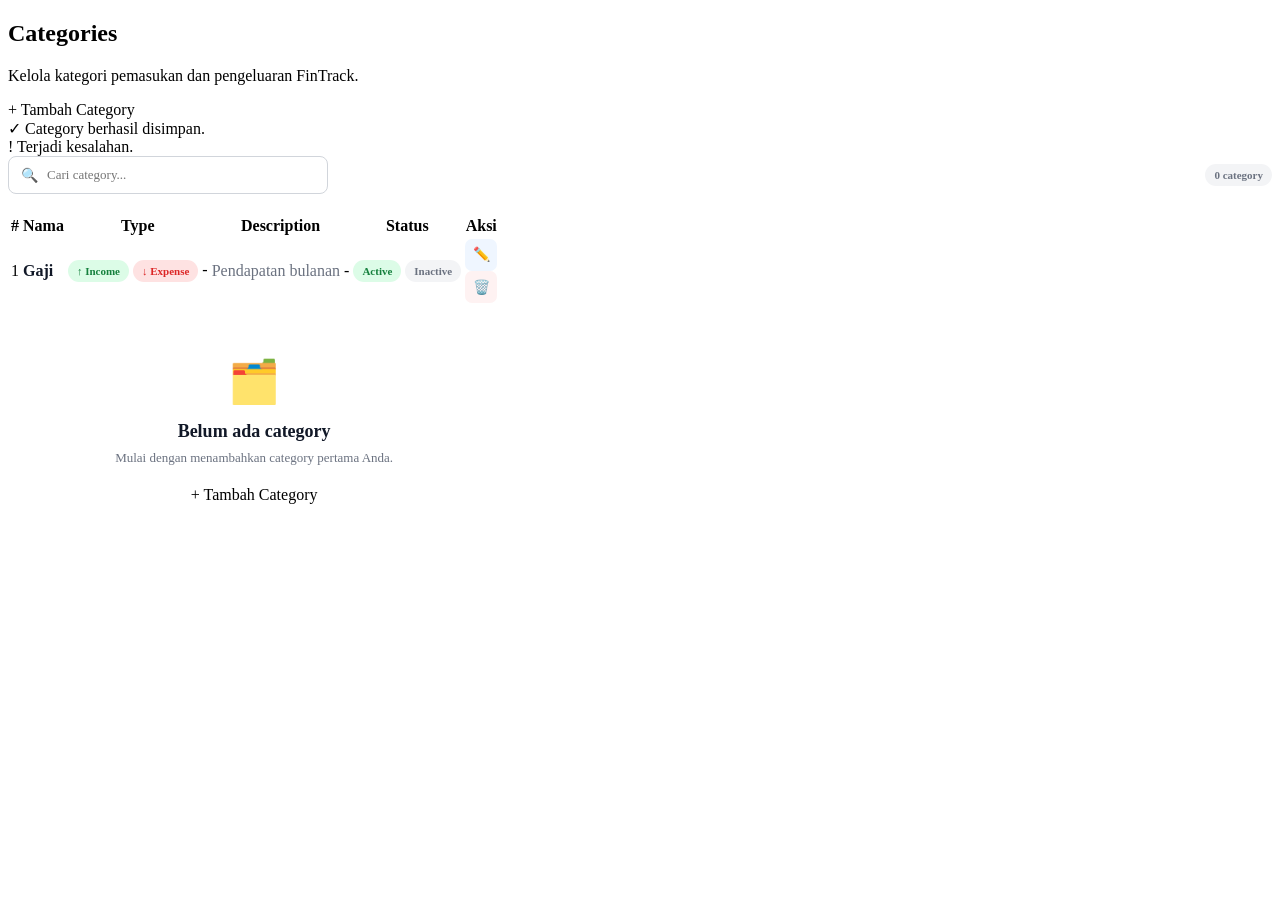
<file: src/main/resources/templates/categories/index.html>
<!doctype html>
<html lang="id" xmlns:th="http://www.thymeleaf.org">
  <head>
    <meta charset="UTF-8" />

    <meta name="viewport" content="width=device-width, initial-scale=1.0" />

    <title>FinTrack - Categories</title>

    <link rel="stylesheet" th:href="@{/css/fintrack.css}" />

    <style>
      /* =================================================
           CATEGORY PAGE
           ================================================= */

      .category-toolbar {
        display: flex;
        align-items: center;
        justify-content: space-between;
        gap: 15px;
        margin-bottom: 20px;
      }

      .category-info {
        font-size: 13px;
        color: #6b7280;
      }

      .category-actions {
        display: flex;
        align-items: center;
        gap: 8px;
      }

      .category-name {
        font-weight: 700;
        color: #111827;
      }

      .category-description {
        max-width: 320px;
        color: #6b7280;
        white-space: nowrap;
        overflow: hidden;
        text-overflow: ellipsis;
      }

      .category-type-income {
        display: inline-flex;
        align-items: center;
        gap: 5px;
        padding: 5px 9px;
        border-radius: 999px;
        background: #dcfce7;
        color: #15803d;
        font-size: 11px;
        font-weight: 700;
      }

      .category-type-expense {
        display: inline-flex;
        align-items: center;
        gap: 5px;
        padding: 5px 9px;
        border-radius: 999px;
        background: #fee2e2;
        color: #dc2626;
        font-size: 11px;
        font-weight: 700;
      }

      .category-status-active {
        display: inline-flex;
        align-items: center;
        padding: 5px 9px;
        border-radius: 999px;
        background: #dcfce7;
        color: #15803d;
        font-size: 11px;
        font-weight: 700;
      }

      .category-status-inactive {
        display: inline-flex;
        align-items: center;
        padding: 5px 9px;
        border-radius: 999px;
        background: #f3f4f6;
        color: #6b7280;
        font-size: 11px;
        font-weight: 700;
      }

      .category-search {
        position: relative;
        flex: 1;
        max-width: 320px;
      }

      .category-search input {
        width: 100%;
        box-sizing: border-box;
        padding: 10px 12px 10px 38px;
        border: 1px solid #d1d5db;
        border-radius: 8px;
        outline: none;
        font-family: inherit;
        font-size: 13px;
      }

      .category-search input:focus {
        border-color: #2563eb;
        box-shadow: 0 0 0 3px rgba(37, 99, 235, 0.1);
      }

      .category-search-icon {
        position: absolute;
        left: 13px;
        top: 50%;
        transform: translateY(-50%);
        color: #9ca3af;
        font-size: 14px;
        pointer-events: none;
      }

      .category-count {
        display: inline-flex;
        align-items: center;
        padding: 5px 9px;
        border-radius: 999px;
        background: #f3f4f6;
        color: #6b7280;
        font-size: 11px;
        font-weight: 600;
      }

      .category-action {
        display: inline-flex;
        align-items: center;
        justify-content: center;
        width: 32px;
        height: 32px;
        border: none;
        border-radius: 7px;
        font-size: 14px;
        text-decoration: none;
        cursor: pointer;
        transition:
          background 0.2s ease,
          color 0.2s ease;
      }

      .category-action.edit {
        background: #eff6ff;
        color: #2563eb;
      }

      .category-action.edit:hover {
        background: #dbeafe;
      }

      .category-action.delete {
        background: #fef2f2;
        color: #dc2626;
      }

      .category-action.delete:hover {
        background: #fee2e2;
      }

      .category-empty {
        text-align: center;
        padding: 50px 20px;
      }

      .category-empty-icon {
        font-size: 42px;
        margin-bottom: 15px;
      }

      .category-empty-title {
        font-size: 18px;
        font-weight: 700;
        color: #111827;
        margin-bottom: 8px;
      }

      .category-empty-text {
        font-size: 13px;
        color: #6b7280;
        margin-bottom: 20px;
      }

      @media (max-width: 768px) {
        .category-toolbar {
          align-items: flex-start;
          flex-direction: column;
        }

        .category-actions {
          width: 100%;
        }

        .category-actions .btn {
          flex: 1;
        }

        .category-search {
          max-width: none;
          width: 100%;
        }
      }
    </style>
  </head>

  <body>
    <div class="app">
      <!-- =====================================================
         SIDEBAR
         ===================================================== -->

      <div th:replace="~{fragments/layout :: sidebar}"></div>

      <!-- =====================================================
         MAIN
         ===================================================== -->

      <main class="main">
        <!-- TOPBAR -->

        <div th:replace="~{fragments/layout :: topbar}"></div>

        <!-- =================================================
             CONTENT
             ================================================= -->

        <section class="content">
          <!-- =================================================
                 PAGE HEADER
                 ================================================= -->

          <div class="page-header">
            <div>
              <h1>Categories</h1>

              <p>Kelola kategori pemasukan dan pengeluaran FinTrack.</p>
            </div>

            <div class="category-actions">
              <a th:href="@{/admin/categories/new}" class="btn btn-primary">
                <span>+</span>

                Tambah Category
              </a>
            </div>
          </div>

          <!-- =================================================
                 FLASH MESSAGE
                 ================================================= -->

          <div th:if="${success}" class="alert alert-success">
            ✓

            <span th:text="${success}"> Category berhasil disimpan. </span>
          </div>

          <div th:if="${error}" class="alert alert-error">
            !

            <span th:text="${error}"> Terjadi kesalahan. </span>
          </div>

          <!-- =================================================
                 FILTER
                 ================================================= -->

          <div class="category-toolbar">
            <!-- SEARCH -->

            <div class="category-search">
              <span class="category-search-icon"> 🔍 </span>

              <input
                type="text"
                id="categorySearch"
                placeholder="Cari category..."
                autocomplete="off"
              />
            </div>

            <!-- COUNT -->

            <span
              class="category-count"
              th:text="${#lists.size(categories) + ' category'}"
            >
              0 category
            </span>
          </div>

          <!-- =================================================
                 TABLE
                 ================================================= -->

          <div class="card table-card">
            <div class="table-wrapper">
              <table class="data-table" id="categoryTable">
                <thead>
                  <tr>
                    <th>#</th>

                    <th>Nama</th>

                    <th>Type</th>

                    <th>Description</th>

                    <th>Status</th>

                    <th>Aksi</th>
                  </tr>
                </thead>

                <tbody>
                  <!-- =================================================
                             CATEGORY ROW
                             ================================================= -->

                  <tr
                    th:each="category, stat : ${categories}"
                    class="category-row"
                  >
                    <!-- NUMBER -->

                    <td>
                      <span class="text-muted" th:text="${stat.count}">
                        1
                      </span>
                    </td>

                    <!-- NAME -->

                    <td>
                      <span class="category-name" th:text="${category.name}">
                        Gaji
                      </span>
                    </td>

                    <!-- TYPE -->

                    <td>
                      <!-- INCOME -->

                      <span
                        th:if="${category.type != null and category.type.name() == 'INCOME'}"
                        class="category-type-income"
                      >
                        ↑ Income
                      </span>

                      <!-- EXPENSE -->

                      <span
                        th:if="${category.type != null and category.type.name() == 'EXPENSE'}"
                        class="category-type-expense"
                      >
                        ↓ Expense
                      </span>

                      <!-- NULL -->

                      <span th:if="${category.type == null}" class="text-muted">
                        -
                      </span>
                    </td>

                    <!-- DESCRIPTION -->

                    <td>
                      <span
                        th:if="${category.description != null and !#strings.isEmpty(category.description)}"
                        class="category-description"
                        th:title="${category.description}"
                        th:text="${category.description}"
                      >
                        Pendapatan bulanan
                      </span>

                      <span
                        th:unless="${category.description != null and !#strings.isEmpty(category.description)}"
                        class="text-muted"
                      >
                        -
                      </span>
                    </td>

                    <!-- STATUS -->

                    <td>
                      <span
                        th:if="${category.status == 'ACTIVE'}"
                        class="category-status-active"
                      >
                        Active
                      </span>

                      <span
                        th:unless="${category.status == 'ACTIVE'}"
                        class="category-status-inactive"
                      >
                        Inactive
                      </span>
                    </td>

                    <!-- ACTION -->

                    <td>
                      <div class="action-group">
                        <!-- EDIT -->

                        <a
                          class="category-action edit"
                          title="Edit category"
                          th:href="@{/admin/categories/edit/{id}(id=${category.id})}"
                        >
                          ✏️
                        </a>

                        <!-- DELETE -->

                        <form
                          method="post"
                          th:action="@{/admin/categories/delete/{id}(id=${category.id})}"
                          onsubmit="
                            return confirm(
                              'Yakin ingin menonaktifkan category ini?',
                            );
                          "
                        >
                          <input
                            type="hidden"
                            th:name="${_csrf.parameterName}"
                            th:value="${_csrf.token}"
                          />

                          <button
                            type="submit"
                            class="category-action delete"
                            title="Nonaktifkan category"
                          >
                            🗑️
                          </button>
                        </form>
                      </div>
                    </td>
                  </tr>

                  <!-- =================================================
                             EMPTY STATE
                             ================================================= -->

                  <tr th:if="${#lists.isEmpty(categories)}">
                    <td colspan="6">
                      <div class="category-empty">
                        <div class="category-empty-icon">🗂️</div>

                        <div class="category-empty-title">
                          Belum ada category
                        </div>

                        <div class="category-empty-text">
                          Mulai dengan menambahkan category pertama Anda.
                        </div>

                        <a
                          th:href="@{/admin/categories/new}"
                          class="btn btn-primary"
                        >
                          + Tambah Category
                        </a>
                      </div>
                    </td>
                  </tr>
                </tbody>
              </table>
            </div>
          </div>
        </section>
      </main>

      <div th:replace="~{fragments/layout :: mobileMenu}"></div>

      <div th:replace="~{fragments/layout :: scripts}"></div>
    </div>

    <!-- =========================================================
     SEARCH
     ========================================================= -->

    <script>
      const searchInput = document.getElementById("categorySearch");

      const table = document.getElementById("categoryTable");

      if (searchInput && table) {
        searchInput.addEventListener("input", function () {
          const keyword = this.value.toLowerCase().trim();

          const rows = table.querySelectorAll("tbody tr.category-row");

          rows.forEach(function (row) {
            const text = row.textContent.toLowerCase();

            row.style.display = text.includes(keyword) ? "" : "none";
          });
        });
      }
    </script>
  </body>
</html>
</file>
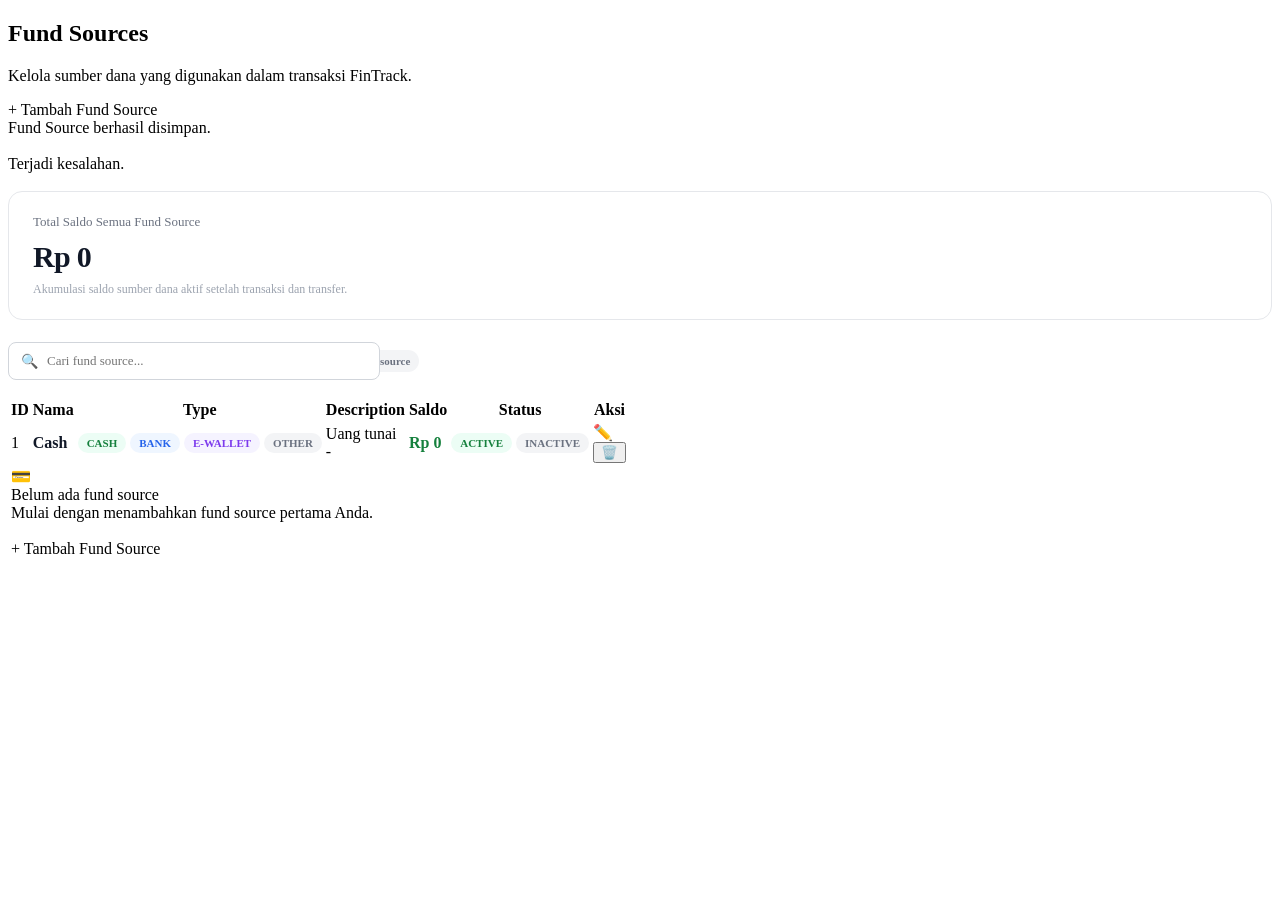
<file: src/main/resources/templates/fund-sources/index.html>
<!doctype html>

<html lang="id" xmlns:th="http://www.thymeleaf.org">
  <head>
    <meta charset="UTF-8" />

    <meta name="viewport" content="width=device-width, initial-scale=1.0" />

    <title>FinTrack - Fund Sources</title>

    <link rel="stylesheet" th:href="@{/css/fintrack.css}" />

    <style>
      /* =================================================
         FUND SOURCE PAGE
         ================================================= */

      .fund-source-toolbar {
        display: flex;

        align-items: center;

        justify-content: space-between;

        gap: 15px;

        margin-bottom: 20px;
      }

      .fund-source-info {
        font-size: 13px;

        color: #6b7280;
      }

      .fund-source-actions {
        display: flex;

        align-items: center;

        gap: 8px;
      }

      .fund-source-name {
        font-weight: 700;

        color: #111827;
      }

      .fund-source-description {
        max-width: 280px;

        white-space: nowrap;

        overflow: hidden;

        text-overflow: ellipsis;
      }

      .fund-source-type {
        display: inline-flex;

        align-items: center;

        padding: 4px 9px;

        border-radius: 999px;

        font-size: 11px;

        font-weight: 600;
      }

      .fund-source-type-cash {
        background: #ecfdf5;

        color: #15803d;
      }

      .fund-source-type-bank {
        background: #eff6ff;

        color: #2563eb;
      }

      .fund-source-type-ewallet {
        background: #f5f3ff;

        color: #7c3aed;
      }

      .fund-source-type-other {
        background: #f3f4f6;

        color: #6b7280;
      }

      .fund-source-status {
        display: inline-flex;

        align-items: center;

        padding: 4px 9px;

        border-radius: 999px;

        font-size: 11px;

        font-weight: 600;
      }

      .fund-source-status-active {
        background: #ecfdf5;

        color: #15803d;
      }

      .fund-source-status-inactive {
        background: #f3f4f6;

        color: #6b7280;
      }

      .fund-source-count {
        display: inline-flex;

        align-items: center;

        padding: 5px 9px;

        border-radius: 999px;

        background: #f3f4f6;

        color: #6b7280;

        font-size: 11px;

        font-weight: 600;
      }

      .filter-bar {
        display: flex;

        align-items: center;

        gap: 10px;

        margin-bottom: 18px;
      }

      .search-box {
        position: relative;

        flex: 1;

        max-width: 320px;
      }

      .search-box input {
        width: 100%;

        padding: 10px 12px 10px 38px;

        border: 1px solid #d1d5db;

        border-radius: 8px;

        outline: none;

        font-family: inherit;

        font-size: 13px;
      }

      .search-box input:focus {
        border-color: #2563eb;

        box-shadow: 0 0 0 3px rgba(37, 99, 235, 0.1);
      }

      .search-icon {
        position: absolute;

        left: 13px;

        top: 50%;

        transform: translateY(-50%);

        color: #9ca3af;

        font-size: 14px;

        pointer-events: none;
      }

      .flash-message {
        margin-bottom: 18px;
      }

      /* =================================================
   FUND SOURCE BALANCE
   ================================================= */

      .fund-source-summary {
        display: grid;
        grid-template-columns: minmax(0, 1fr);
        gap: 16px;
        margin-bottom: 22px;
      }

      .fund-source-summary-card {
        position: relative;
        overflow: hidden;
        padding: 22px 24px;
        border: 1px solid #e5e7eb;
        border-radius: 14px;
        background: #ffffff;
      }

      .fund-source-summary-label {
        color: #6b7280;
        font-size: 13px;
        font-weight: 500;
        margin-bottom: 10px;
      }

      .fund-source-summary-value {
        color: #111827;
        font-size: clamp(22px, 3vw, 30px);
        font-weight: 750;
        letter-spacing: -0.7px;
        overflow-wrap: anywhere;
      }

      .fund-source-summary-note {
        margin-top: 8px;
        color: #9ca3af;
        font-size: 12px;
      }

      .fund-source-balance {
        color: #15803d;
        font-weight: 700;
        white-space: nowrap;
      }

      @media (max-width: 768px) {
        .fund-source-summary-card {
          padding: 18px;
        }

        .fund-source-balance {
          white-space: normal;
        }
      }

      @media (max-width: 768px) {
        .fund-source-toolbar {
          align-items: flex-start;

          flex-direction: column;
        }

        .fund-source-actions {
          width: 100%;
        }

        .fund-source-actions .btn {
          flex: 1;
        }

        .filter-bar {
          flex-direction: column;

          align-items: stretch;
        }

        .search-box {
          max-width: none;
        }
      }
    </style>
  </head>

  <body>
    <!-- =====================================================
         APP
         ===================================================== -->

    <div class="app">
      <!-- =====================================================
           SIDEBAR
           ===================================================== -->

      <div th:replace="~{fragments/layout :: sidebar}"></div>

      <!-- =====================================================
           MAIN
           ===================================================== -->

      <main class="main">
        <!-- TOPBAR -->

        <div th:replace="~{fragments/layout :: topbar}"></div>

        <!-- =================================================
             CONTENT
             ================================================= -->

        <section class="content">
          <!-- PAGE HEADER -->

          <div class="page-header">
            <div>
              <h1>Fund Sources</h1>

              <p>Kelola sumber dana yang digunakan dalam transaksi FinTrack.</p>
            </div>

            <div class="fund-source-actions">
              <a th:href="@{/admin/fund-sources/new}" class="btn btn-primary">
                <span> + </span>

                Tambah Fund Source
              </a>
            </div>
          </div>

          <!-- =================================================
               FLASH MESSAGE
               ================================================= -->

          <div
            th:if="${success}"
            class="alert alert-success flash-message"
            th:text="${success}"
          >
            Fund Source berhasil disimpan.
          </div>

          <div
            th:if="${error}"
            class="alert alert-error flash-message"
            th:text="${error}"
          >
            Terjadi kesalahan.
          </div>

          <!-- TOTAL BALANCE -->

          <div class="fund-source-summary">
            <div class="fund-source-summary-card">
              <div class="fund-source-summary-label">
                Total Saldo Semua Fund Source
              </div>

              <div
                class="fund-source-summary-value"
                th:text="${'Rp ' + #numbers.formatDecimal(totalBalance, 0, 'POINT', 0, 'COMMA')}"
              >
                Rp 0
              </div>

              <div class="fund-source-summary-note">
                Akumulasi saldo sumber dana aktif setelah transaksi dan
                transfer.
              </div>
            </div>
          </div>

          <!-- =================================================
               FILTER
               ================================================= -->

          <div class="filter-bar">
            <div class="search-box">
              <span class="search-icon"> 🔍 </span>

              <input
                type="text"
                id="fundSourceSearch"
                placeholder="Cari fund source..."
              />
            </div>

            <span
              class="fund-source-count"
              th:text="${#lists.size(fundSources) + ' fund source'}"
            >
              0 fund source
            </span>
          </div>

          <!-- =================================================
               TABLE
               ================================================= -->

          <div class="card table-card">
            <div class="table-wrapper">
              <table class="data-table" id="fundSourceTable">
                <thead>
                  <tr>
                    <th>ID</th>
                    <th>Nama</th>
                    <th>Type</th>
                    <th>Description</th>
                    <th>Saldo</th>
                    <th>Status</th>
                    <th>Aksi</th>
                  </tr>
                </thead>

                <tbody>
                  <!-- =================================================
                       FUND SOURCE ROW
                       ================================================= -->

                  <tr th:each="fundSource : ${fundSources}">
                    <!-- ID -->

                    <td>
                      <span th:text="${fundSource.id}"> 1 </span>
                    </td>

                    <!-- NAME -->

                    <td>
                      <span
                        class="fund-source-name"
                        th:text="${fundSource.name}"
                      >
                        Cash
                      </span>
                    </td>

                    <!-- TYPE -->

                    <td>
                      <span
                        th:if="${fundSource.type != null
                                  and fundSource.type.toUpperCase() == 'CASH'}"
                        class="fund-source-type fund-source-type-cash"
                      >
                        CASH
                      </span>

                      <span
                        th:if="${fundSource.type != null
                                  and fundSource.type.toUpperCase() == 'BANK'}"
                        class="fund-source-type fund-source-type-bank"
                      >
                        BANK
                      </span>

                      <span
                        th:if="${fundSource.type != null
                                  and fundSource.type.toUpperCase() == 'EWALLET'}"
                        class="fund-source-type fund-source-type-ewallet"
                      >
                        E-WALLET
                      </span>

                      <span
                        th:if="${fundSource.type != null
                                  and fundSource.type.toUpperCase() != 'CASH'
                                  and fundSource.type.toUpperCase() != 'BANK'
                                  and fundSource.type.toUpperCase() != 'EWALLET'}"
                        class="fund-source-type fund-source-type-other"
                        th:text="${fundSource.type}"
                      >
                        OTHER
                      </span>
                    </td>

                    <!-- DESCRIPTION -->

                    <td>
                      <div
                        class="fund-source-description"
                        th:if="${fundSource.description != null
                                  and !#strings.isEmpty(fundSource.description)}"
                        th:title="${fundSource.description}"
                        th:text="${fundSource.description}"
                      >
                        Uang tunai
                      </div>

                      <span
                        th:unless="${fundSource.description != null
                                      and !#strings.isEmpty(fundSource.description)}"
                        class="no-receipt"
                      >
                        -
                      </span>
                    </td>

                    <!-- BALANCE -->

                    <td>
                      <span
                        class="fund-source-balance"
                        th:text="${'Rp ' + #numbers.formatDecimal(
      balances[fundSource.id], 0, 'POINT', 0, 'COMMA'
    )}"
                      >
                        Rp 0
                      </span>
                    </td>

                    <!-- STATUS -->

                    <td>
                      <span
                        th:if="${fundSource.status == 'ACTIVE'}"
                        class="fund-source-status fund-source-status-active"
                      >
                        ACTIVE
                      </span>

                      <span
                        th:if="${fundSource.status != 'ACTIVE'}"
                        class="fund-source-status fund-source-status-inactive"
                        th:text="${fundSource.status}"
                      >
                        INACTIVE
                      </span>
                    </td>

                    <!-- ACTION -->

                    <td>
                      <div class="action-group">
                        <!-- EDIT -->

                        <a
                          class="table-action edit"
                          title="Edit fund source"
                          th:href="@{/admin/fund-sources/edit/{id}(
                                        id=${fundSource.id}
                                      )}"
                        >
                          ✏️
                        </a>

                        <!-- DELETE / DEACTIVATE -->

                        <form
                          method="post"
                          th:action="@{/admin/fund-sources/delete/{id}(
                                        id=${fundSource.id}
                                      )}"
                          onsubmit="
                            return confirm('Nonaktifkan fund source ini?');
                          "
                        >
                          <input
                            type="hidden"
                            th:name="${_csrf.parameterName}"
                            th:value="${_csrf.token}"
                          />

                          <button
                            type="submit"
                            class="table-action delete"
                            title="Nonaktifkan fund source"
                          >
                            🗑️
                          </button>
                        </form>
                      </div>
                    </td>
                  </tr>

                  <!-- =================================================
                       EMPTY STATE
                       ================================================= -->

                  <tr th:if="${#lists.isEmpty(fundSources)}">
                    <td colspan="7">
                      <div class="empty-state">
                        <div class="empty-state-icon">💳</div>

                        <div class="empty-state-title">
                          Belum ada fund source
                        </div>

                        <div class="empty-state-text">
                          Mulai dengan menambahkan fund source pertama Anda.
                        </div>

                        <br />

                        <a
                          th:href="@{/admin/fund-sources/new}"
                          class="btn btn-primary"
                        >
                          + Tambah Fund Source
                        </a>
                      </div>
                    </td>
                  </tr>
                </tbody>
              </table>
            </div>
          </div>
        </section>
      </main>

      <div th:replace="~{fragments/layout :: mobileMenu}"></div>

      <div th:replace="~{fragments/layout :: scripts}"></div>
    </div>

    <!-- =========================================================
         SEARCH
         ========================================================= -->

    <script>
      const searchInput = document.getElementById("fundSourceSearch");

      const table = document.getElementById("fundSourceTable");

      if (searchInput && table) {
        searchInput.addEventListener("input", function () {
          const keyword = this.value.toLowerCase().trim();

          const rows = table.querySelectorAll("tbody tr");

          rows.forEach(function (row) {
            if (row.querySelector(".empty-state")) {
              return;
            }

            const text = row.textContent.toLowerCase();

            row.style.display = text.includes(keyword) ? "" : "none";
          });
        });
      }
    </script>
  </body>
</html>
</file>
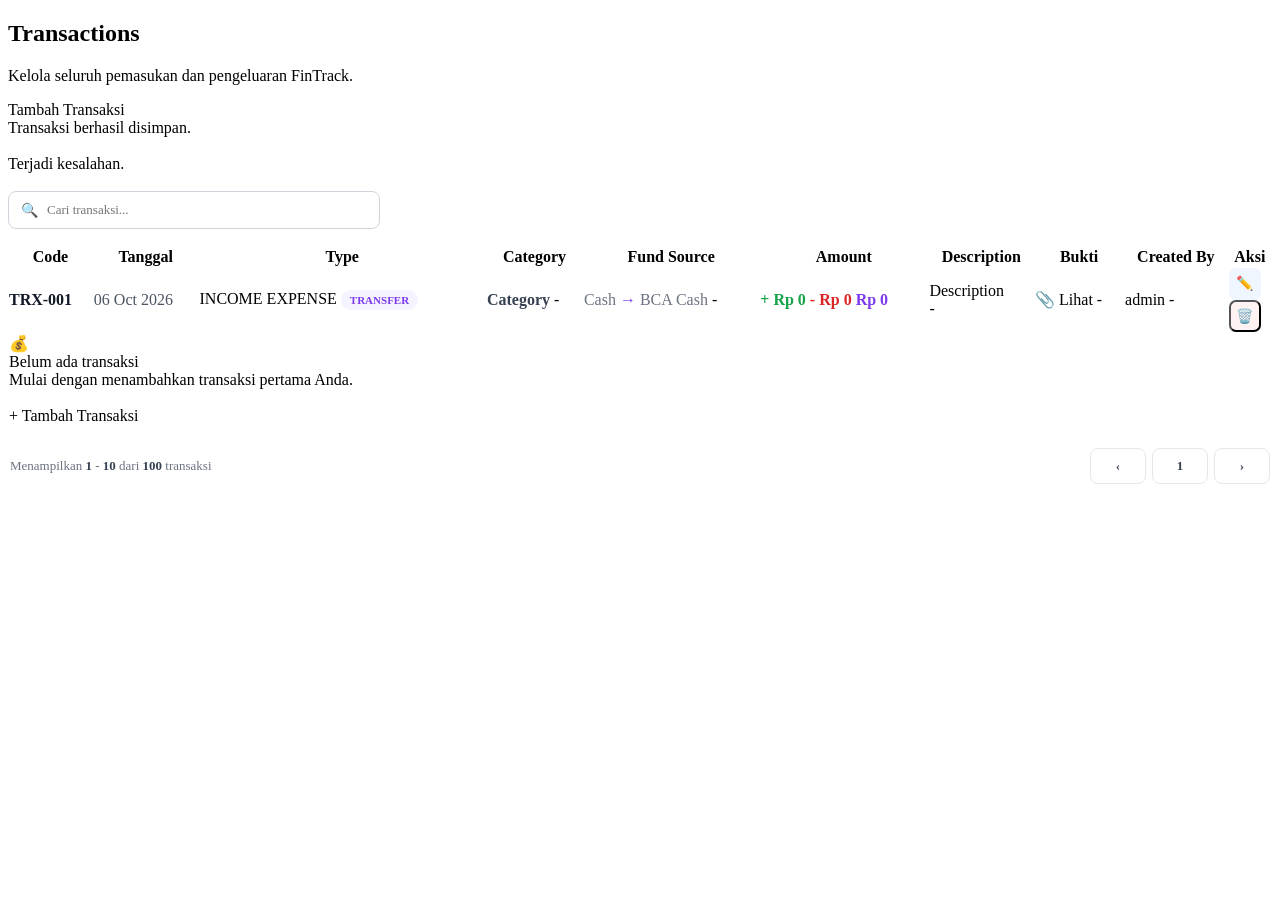
<file: src/main/resources/templates/transactions/index.html>
<!doctype html>
<html lang="id" xmlns:th="http://www.thymeleaf.org">
  <head>
    <meta charset="UTF-8" />

    <meta name="viewport" content="width=device-width, initial-scale=1.0" />

    <title>FinTrack - Transactions</title>

    <link rel="stylesheet" th:href="@{/css/fintrack.css}" />

    <style>
      /* =================================================
           TRANSACTION PAGE
           ================================================= */

      .transaction-toolbar {
        display: flex;
        align-items: center;
        justify-content: space-between;
        gap: 15px;

        margin-bottom: 20px;
      }

      .transaction-info {
        font-size: 13px;
        color: #6b7280;
      }

      .transaction-actions {
        display: flex;
        align-items: center;
        gap: 8px;
      }

      .transaction-code {
        font-weight: 700;
        color: #111827;
      }

      .transaction-date {
        white-space: nowrap;
        color: #4b5563;
      }

      .amount-income {
        color: #16a34a;
        font-weight: 700;
        white-space: nowrap;
      }

      .amount-expense {
        color: #dc2626;
        font-weight: 700;
        white-space: nowrap;
      }

      .amount-transfer {
        color: #7c3aed;
        font-weight: 700;
        white-space: nowrap;
      }

      .badge-transfer {
        display: inline-flex;
        align-items: center;
        padding: 4px 9px;
        border-radius: 999px;
        background: #f5f3ff;
        color: #7c3aed;
        font-size: 11px;
        font-weight: 700;
        white-space: nowrap;
      }

      .transfer-arrow {
        color: #7c3aed;
        font-weight: 600;
        white-space: nowrap;
      }

      .description-cell {
        max-width: 220px;

        white-space: nowrap;
        overflow: hidden;
        text-overflow: ellipsis;
      }

      .category-name {
        font-weight: 600;
        color: #374151;
      }

      .fund-source-name {
        color: #6b7280;
      }

      .table-action {
        display: inline-flex;
        align-items: center;
        justify-content: center;

        width: 32px;
        height: 32px;

        border-radius: 7px;

        font-size: 14px;

        transition:
          background 0.2s ease,
          color 0.2s ease;
      }

      .table-action.edit {
        background: #eff6ff;
        color: #2563eb;
      }

      .table-action.edit:hover {
        background: #dbeafe;
      }

      .table-action.delete {
        background: #fef2f2;
        color: #dc2626;
      }

      .table-action.delete:hover {
        background: #fee2e2;
      }

      .receipt-link {
        white-space: nowrap;
      }

      .filter-bar {
        display: flex;
        align-items: center;
        gap: 10px;

        margin-bottom: 18px;
      }

      .search-box {
        position: relative;
        flex: 1;
        max-width: 320px;
      }

      .search-box input {
        width: 100%;

        padding: 10px 12px 10px 38px;

        border: 1px solid #d1d5db;

        border-radius: 8px;

        outline: none;

        font-family: inherit;
        font-size: 13px;
      }

      .search-box input:focus {
        border-color: #2563eb;

        box-shadow: 0 0 0 3px rgba(37, 99, 235, 0.1);
      }

      .search-icon {
        position: absolute;

        left: 13px;
        top: 50%;

        transform: translateY(-50%);

        color: #9ca3af;

        font-size: 14px;

        pointer-events: none;
      }

      .transaction-count {
        display: inline-flex;

        align-items: center;

        padding: 5px 9px;

        border-radius: 999px;

        background: #f3f4f6;

        color: #6b7280;

        font-size: 11px;
        font-weight: 600;
      }

      .flash-message {
        margin-bottom: 18px;
      }

      @media (max-width: 768px) {
        .transaction-toolbar {
          align-items: flex-start;
          flex-direction: column;
        }

        .transaction-actions {
          width: 100%;
        }

        .transaction-actions .btn {
          flex: 1;
        }

        .filter-bar {
          flex-direction: column;
          align-items: stretch;
        }

        .search-box {
          max-width: none;
        }
      }

      /* =================================================
   RESPONSIVE TABLE
   ================================================= */

      .table-card {
        width: 100%;
        max-width: 100%;
        min-width: 0;
        overflow: hidden;
      }

      .table-wrapper {
        width: 100%;
        max-width: 100%;
        min-width: 0;
        overflow-x: auto;
        overflow-y: hidden;
        -webkit-overflow-scrolling: touch;
        scrollbar-width: thin;
      }

      .table-wrapper table {
        width: 100%;
        min-width: 1100px;
        border-collapse: collapse;
      }

      .table-wrapper th,
      .table-wrapper td {
        white-space: nowrap;
      }

      @media (max-width: 768px) {
        .table-card {
          width: 100%;
          max-width: 100%;
          overflow: hidden;
        }

        .table-wrapper {
          width: 100%;
          max-width: 100%;
          overflow-x: auto;
          overflow-y: hidden;
          -webkit-overflow-scrolling: touch;
          touch-action: pan-x;
        }

        .table-wrapper table {
          width: max-content;
          min-width: 1100px;
        }

        .table-wrapper th,
        .table-wrapper td {
          white-space: nowrap;
        }

        /* CSS mobile yang sudah ada */
        .transaction-toolbar {
          align-items: flex-start;
          flex-direction: column;
        }

        .transaction-actions {
          width: 100%;
        }

        .transaction-actions .btn {
          flex: 1;
        }

        .filter-bar {
          flex-direction: column;
          align-items: stretch;
        }

        .search-box {
          max-width: none;
        }
      }

      /* =====================================================
   PAGINATION
   ===================================================== */

      .pagination-container {
        display: flex;
        align-items: center;
        justify-content: space-between;
        gap: 20px;
        margin-top: 18px;
        padding: 4px 2px;
      }

      .pagination-info {
        color: #6b7280;
        font-size: 13px;
      }

      .pagination-info strong {
        color: #374151;
        font-weight: 600;
      }

      .pagination {
        display: flex;
        align-items: center;
        gap: 6px;
      }

      .pagination-btn {
        display: inline-flex;
        align-items: center;
        justify-content: center;

        min-width: 34px;
        height: 34px;

        padding: 0 10px;

        border: 1px solid #e5e7eb;
        border-radius: 8px;

        background: #ffffff;
        color: #374151;

        text-decoration: none;

        font-size: 13px;
        font-weight: 600;

        transition:
          background 0.2s ease,
          border-color 0.2s ease,
          color 0.2s ease,
          transform 0.2s ease;
      }

      .pagination-btn:hover {
        background: #f3f4f6;
        border-color: #d1d5db;
        color: #111827;
      }

      .pagination-btn:active {
        transform: scale(0.96);
      }

      /* ACTIVE PAGE */
      .pagination-btn.active {
        background: #2563eb;
        border-color: #2563eb;
        color: #ffffff;
      }

      .pagination-btn.active:hover {
        background: #1d4ed8;
        border-color: #1d4ed8;
        color: #ffffff;
      }

      /* DISABLED */
      .pagination-btn.disabled {
        opacity: 0.45;
        cursor: not-allowed;
        pointer-events: none;

        background: #f9fafb;
        color: #9ca3af;
        border-color: #e5e7eb;
      }

      /* MOBILE */
      @media (max-width: 768px) {
        .pagination-container {
          flex-direction: column;
          align-items: center;
          gap: 12px;
        }

        .pagination-info {
          text-align: center;
        }

        .pagination {
          justify-content: center;
          flex-wrap: wrap;
        }
      }
    </style>
  </head>

  <body>
    <div class="app">
      <!-- =====================================================
         SIDEBAR
         ===================================================== -->

      <div th:replace="~{fragments/layout :: sidebar}"></div>

      <!-- =====================================================
         MAIN
         ===================================================== -->

      <main class="main">
        <!-- TOPBAR -->

        <div th:replace="~{fragments/layout :: topbar}"></div>

        <!-- =================================================
             CONTENT
             ================================================= -->

        <section class="content">
          <!-- PAGE HEADER -->

          <div class="page-header">
            <div>
              <h1>Transactions</h1>

              <p>Kelola seluruh pemasukan dan pengeluaran FinTrack.</p>
            </div>

            <div class="transaction-actions">
              <a th:href="@{/transactions/new}" class="btn btn-primary">
                Tambah Transaksi
              </a>
            </div>
          </div>

          <!-- =================================================
                 FLASH MESSAGE
                 ================================================= -->

          <div
            th:if="${success}"
            class="alert alert-success flash-message"
            th:text="${success}"
          >
            Transaksi berhasil disimpan.
          </div>

          <div
            th:if="${error}"
            class="alert alert-error flash-message"
            th:text="${error}"
          >
            Terjadi kesalahan.
          </div>

          <!-- =================================================
                 FILTER
                 ================================================= -->

          <div class="filter-bar">
            <div class="search-box">
              <span class="search-icon"> 🔍 </span>

              <input
                type="text"
                id="transactionSearch"
                placeholder="Cari transaksi..."
              />
            </div>
          </div>

          <!-- =================================================
                 TABLE
                 ================================================= -->

          <div class="card table-card">
            <div class="table-wrapper">
              <table class="data-table" id="transactionTable">
                <thead>
                  <tr>
                    <th>Code</th>

                    <th>Tanggal</th>

                    <th>Type</th>

                    <th>Category</th>

                    <th>Fund Source</th>

                    <th>Amount</th>

                    <th>Description</th>

                    <th>Bukti</th>

                    <th>Created By</th>

                    <th>Aksi</th>
                  </tr>
                </thead>

                <tbody>
                  <!-- =================================================
                                 TRANSACTION ROW
                                 ================================================= -->

                  <tr th:each="transaction : ${transactions}">
                    <!-- CODE -->

                    <td>
                      <span
                        class="transaction-code"
                        th:text="${transaction.transactionCode}"
                      >
                        TRX-001
                      </span>
                    </td>

                    <!-- DATE -->

                    <td>
                      <span
                        class="transaction-date"
                        th:text="${#temporals.format(
                                            transaction.transactionDate,
                                            'dd MMM yyyy'
                                        )}"
                      >
                        06 Oct 2026
                      </span>
                    </td>

                    <!-- TYPE -->

                    <td>
                      <span
                        th:if="${transaction.type != null and transaction.type.name() == 'INCOME'}"
                        class="badge badge-income"
                      >
                        INCOME
                      </span>

                      <span
                        th:if="${transaction.type != null and transaction.type.name() == 'EXPENSE'}"
                        class="badge badge-expense"
                      >
                        EXPENSE
                      </span>

                      <span
                        th:if="${transaction.type != null and transaction.type.name() == 'TRANSFER'}"
                        class="badge-transfer"
                      >
                        TRANSFER
                      </span>
                    </td>

                    <!-- CATEGORY -->

                    <td>
                      <span
                        class="category-name"
                        th:if="${transaction.category != null}"
                        th:text="${transaction.category.name}"
                      >
                        Category
                      </span>

                      <span
                        th:unless="${transaction.category != null}"
                        class="no-receipt"
                      >
                        -
                      </span>
                    </td>

                    <!-- FUND SOURCE -->

                    <td>
                      <th:block
                        th:if="${transaction.type != null and transaction.type.name() == 'TRANSFER'}"
                      >
                        <span
                          class="fund-source-name"
                          th:text="${transaction.fundSource != null ? transaction.fundSource.name : '-'}"
                        >
                          Cash
                        </span>

                        <span class="transfer-arrow"> → </span>

                        <span
                          class="fund-source-name"
                          th:text="${transaction.destinationFundSource != null ? transaction.destinationFundSource.name : '-'}"
                        >
                          BCA
                        </span>
                      </th:block>

                      <span
                        class="fund-source-name"
                        th:if="${transaction.type != null and transaction.type.name() != 'TRANSFER' and transaction.fundSource != null}"
                        th:text="${transaction.fundSource.name}"
                      >
                        Cash
                      </span>

                      <span
                        th:if="${transaction.fundSource == null}"
                        class="no-receipt"
                      >
                        -
                      </span>
                    </td>

                    <!-- AMOUNT -->

                    <td>
                      <!-- INCOME: HIJAU DAN POSITIF -->

                      <span
                        th:if="${transaction.type != null and transaction.type.name() == 'INCOME'}"
                        class="amount-income"
                        th:text="${'+ Rp ' + #numbers.formatDecimal(transaction.amount, 0, 'POINT', 0, 'COMMA')}"
                      >
                        + Rp 0
                      </span>

                      <!-- EXPENSE: MERAH DAN NEGATIF -->

                      <span
                        th:if="${transaction.type != null and transaction.type.name() == 'EXPENSE'}"
                        class="amount-expense"
                        th:text="${'- Rp ' + #numbers.formatDecimal(transaction.amount, 0, 'POINT', 0, 'COMMA')}"
                      >
                        - Rp 0
                      </span>

                      <!-- TRANSFER: UNGU DAN NETRAL -->

                      <span
                        th:if="${transaction.type != null and transaction.type.name() == 'TRANSFER'}"
                        class="amount-transfer"
                        th:text="${'Rp ' + #numbers.formatDecimal(transaction.amount, 0, 'POINT', 0, 'COMMA')}"
                      >
                        Rp 0
                      </span>
                    </td>

                    <!-- DESCRIPTION -->

                    <td>
                      <div
                        class="description-cell"
                        th:if="${transaction.description != null
                                            and !#strings.isEmpty(transaction.description)}"
                        th:title="${transaction.description}"
                        th:text="${transaction.description}"
                      >
                        Description
                      </div>

                      <span
                        th:unless="${transaction.description != null
                                            and !#strings.isEmpty(transaction.description)}"
                        class="no-receipt"
                      >
                        -
                      </span>
                    </td>

                    <!-- RECEIPT -->

                    <td>
                      <a
                        th:if="${transaction.attachment != null
                                            and !#strings.isEmpty(transaction.attachment)}"
                        th:href="@{/transactions/attachment/{filename}(
                                            filename=${transaction.attachment}
                                        )}"
                        target="_blank"
                        class="receipt-link"
                      >
                        📎 Lihat
                      </a>

                      <span
                        th:unless="${transaction.attachment != null
                                            and !#strings.isEmpty(transaction.attachment)}"
                        class="no-receipt"
                      >
                        -
                      </span>
                    </td>

                    <!-- CREATED BY -->

                    <td>
                      <span
                        th:if="${transaction.createdBy != null}"
                        th:text="${transaction.createdBy}"
                      >
                        admin
                      </span>

                      <span
                        th:unless="${transaction.createdBy != null}"
                        class="no-receipt"
                      >
                        -
                      </span>
                    </td>

                    <!-- ACTION -->

                    <td>
                      <div class="action-group">
                        <!-- EDIT -->

                        <a
                          class="table-action edit"
                          title="Edit transaksi"
                          th:href="@{/transactions/edit/{id}(
                                                id=${transaction.id}
                                            )}"
                        >
                          ✏️
                        </a>

                        <!-- DELETE -->

                        <form
                          method="post"
                          th:action="@{/transactions/delete/{id}(
                                                id=${transaction.id}
                                            )}"
                          onsubmit="
                            return confirm(
                              'Yakin ingin menghapus transaksi ini?',
                            );
                          "
                        >
                          <input
                            type="hidden"
                            th:name="${_csrf.parameterName}"
                            th:value="${_csrf.token}"
                          />

                          <button
                            type="submit"
                            class="table-action delete"
                            title="Hapus transaksi"
                          >
                            🗑️
                          </button>
                        </form>
                      </div>
                    </td>
                  </tr>

                  <!-- =================================================
                                 EMPTY STATE
                                 ================================================= -->

                  <tr th:if="${#lists.isEmpty(transactions)}">
                    <td colspan="10">
                      <div class="empty-state">
                        <div class="empty-state-icon">💰</div>

                        <div class="empty-state-title">Belum ada transaksi</div>

                        <div class="empty-state-text">
                          Mulai dengan menambahkan transaksi pertama Anda.
                        </div>

                        <br />

                        <a
                          th:href="@{/transactions/new}"
                          class="btn btn-primary"
                        >
                          + Tambah Transaksi
                        </a>
                      </div>
                    </td>
                  </tr>
                </tbody>
              </table>
            </div>
          </div>

          <!-- =====================================================
     PAGINATION
     ===================================================== -->

          <div class="pagination-container" th:if="${totalElements > 0}">
            <!-- PAGINATION INFO -->
            <div class="pagination-info">
              Menampilkan
              <strong th:text="${firstItem}">1</strong>
              -
              <strong th:text="${lastItem}">10</strong>
              dari
              <strong th:text="${totalElements}">100</strong>
              transaksi
            </div>

            <!-- PAGINATION BUTTON -->
            <div class="pagination" th:if="${totalPages > 1}">
              <!-- PREVIOUS -->
              <a
                th:href="@{/transactions(page=${currentPage - 1},size=${pageSize})}"
                class="pagination-btn"
                th:classappend="${currentPage == 0 ? ' disabled' : ''}"
                title="Halaman sebelumnya"
              >
                ‹
              </a>

              <!-- PAGE NUMBER -->
              <a
                th:each="i : ${#numbers.sequence(0, totalPages - 1)}"
                th:href="@{/transactions(page=${i},size=${pageSize})}"
                th:text="${i + 1}"
                th:classappend="${i == currentPage ? ' active' : ''}"
                class="pagination-btn"
              >
                1
              </a>

              <!-- NEXT -->
              <a
                th:href="@{/transactions(page=${currentPage + 1},size=${pageSize})}"
                class="pagination-btn"
                th:classappend="${currentPage == totalPages - 1 ? ' disabled' : ''}"
                title="Halaman berikutnya"
              >
                ›
              </a>
            </div>
          </div>
        </section>
      </main>

      <div th:replace="~{fragments/layout :: mobileMenu}"></div>

      <div th:replace="~{fragments/layout :: scripts}"></div>
    </div>

    <!-- =========================================================
     SEARCH
     ========================================================= -->

    <script>
      const searchInput = document.getElementById("transactionSearch");

      const table = document.getElementById("transactionTable");

      if (searchInput && table) {
        searchInput.addEventListener("input", function () {
          const keyword = this.value.toLowerCase().trim();

          const rows = table.querySelectorAll("tbody tr");

          rows.forEach(function (row) {
            if (row.querySelector(".empty-state")) {
              return;
            }

            const text = row.textContent.toLowerCase();

            row.style.display = text.includes(keyword) ? "" : "none";
          });
        });
      }
    </script>
  </body>
</html>
</file>
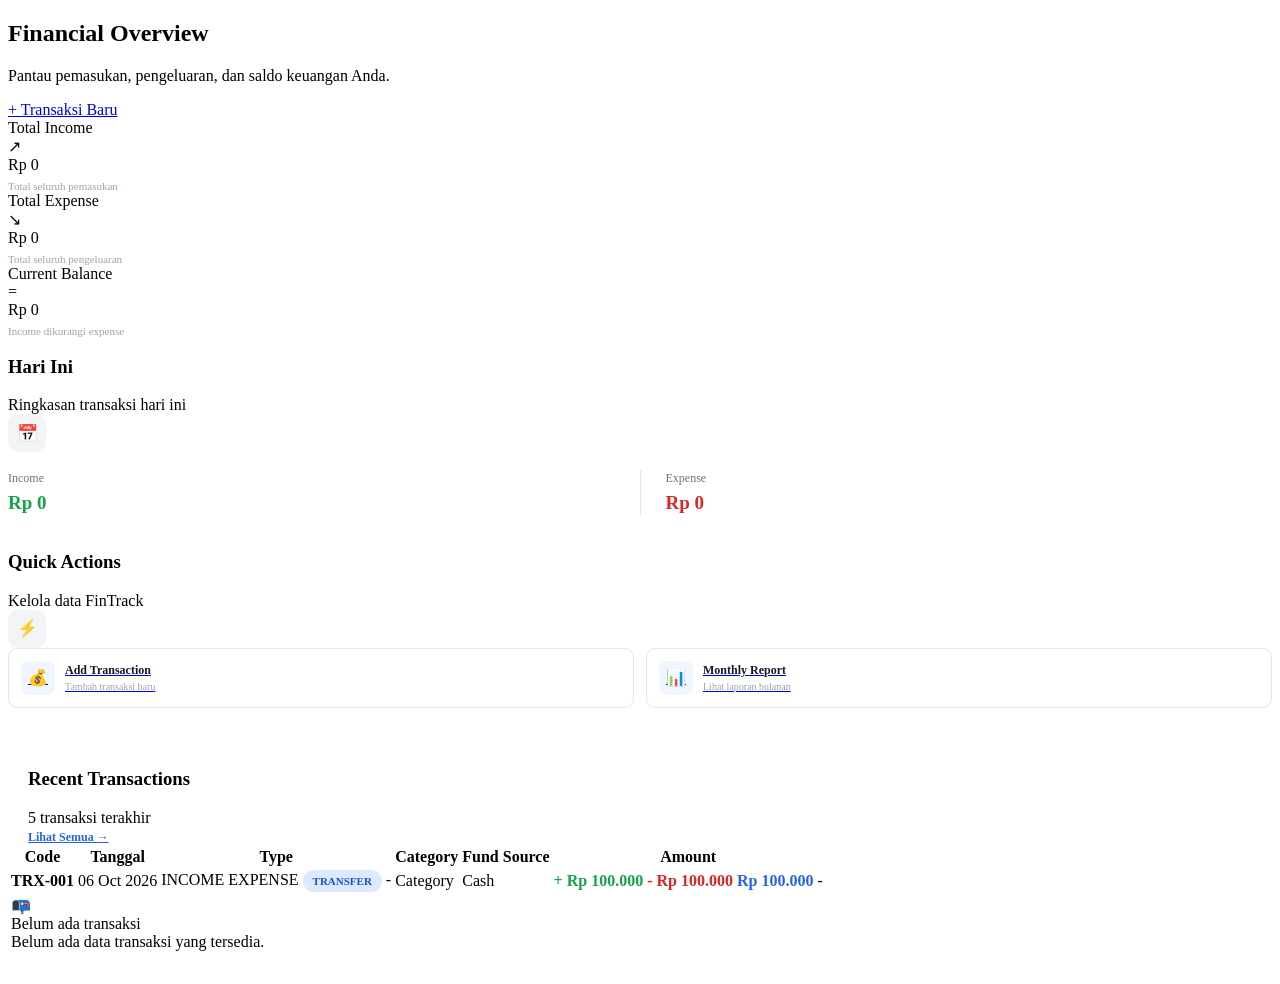
<file: src/main/resources/templates/dashboard.html>
<!doctype html>
<html lang="id" xmlns:th="http://www.thymeleaf.org">
  <head>
    <meta charset="UTF-8" />

    <meta name="viewport" content="width=device-width, initial-scale=1.0" />

    <title>FinTrack - Dashboard</title>

    <link rel="stylesheet" th:href="@{/css/fintrack.css}" />
  </head>

  <body>
    <div class="app">
      <!-- =====================================================
         SIDEBAR
         ===================================================== -->

      <div th:replace="~{fragments/layout :: sidebar}"></div>

      <!-- =====================================================
         MAIN
         ===================================================== -->

      <main class="main">
        <!-- TOPBAR -->

        <div th:replace="~{fragments/layout :: topbar}"></div>

        <!-- =================================================
             CONTENT
             ================================================= -->

        <section class="content">
          <!-- PAGE HEADER -->

          <div class="page-header">
            <div>
              <h1>Financial Overview</h1>

              <p>Pantau pemasukan, pengeluaran, dan saldo keuangan Anda.</p>
            </div>

            <div class="action-group">
              <a href="/transactions/new" class="btn btn-primary">
                <span> + </span>

                Transaksi Baru
              </a>
            </div>
          </div>

          <!-- =================================================
                 STAT CARDS
                 ================================================= -->

          <div class="stats-grid">
            <!-- INCOME -->

            <div class="stat-card stat-income">
              <div class="stat-top">
                <div class="stat-label">Total Income</div>

                <div class="stat-icon">↗</div>
              </div>

              <div
                class="stat-value"
                th:text="${'Rp ' + #numbers.formatDecimal(
                            totalIncome,
                            0,
                            'POINT',
                            0,
                            'COMMA'
                        )}"
              >
                Rp 0
              </div>

              <div class="stat-description">Total seluruh pemasukan</div>
            </div>

            <!-- EXPENSE -->

            <div class="stat-card stat-expense">
              <div class="stat-top">
                <div class="stat-label">Total Expense</div>

                <div class="stat-icon">↘</div>
              </div>

              <div
                class="stat-value"
                th:text="${'Rp ' + #numbers.formatDecimal(
                            totalExpense,
                            0,
                            'POINT',
                            0,
                            'COMMA'
                        )}"
              >
                Rp 0
              </div>

              <div class="stat-description">Total seluruh pengeluaran</div>
            </div>

            <!-- BALANCE -->

            <div class="stat-card stat-balance">
              <div class="stat-top">
                <div class="stat-label">Current Balance</div>

                <div class="stat-icon">=</div>
              </div>

              <div
                class="stat-value"
                th:text="${'Rp ' + #numbers.formatDecimal(
                            balance,
                            0,
                            'POINT',
                            0,
                            'COMMA'
                        )}"
              >
                Rp 0
              </div>

              <div class="stat-description">Income dikurangi expense</div>
            </div>
          </div>

          <!-- =================================================
                 TODAY SUMMARY
                 ================================================= -->

          <div class="grid grid-2 dashboard-top-grid">
            <!-- TODAY INCOME -->

            <div class="card today-card">
              <div class="card-header">
                <div>
                  <h3 class="card-title">Hari Ini</h3>

                  <div class="card-subtitle">Ringkasan transaksi hari ini</div>
                </div>

                <span class="today-icon"> 📅 </span>
              </div>

              <div class="today-summary">
                <div class="today-item">
                  <div class="today-label">Income</div>

                  <div
                    class="today-income"
                    th:text="${'Rp ' + #numbers.formatDecimal(
                                    todayIncome,
                                    0,
                                    'POINT',
                                    0,
                                    'COMMA'
                                )}"
                  >
                    Rp 0
                  </div>
                </div>

                <div class="today-divider"></div>

                <div class="today-item">
                  <div class="today-label">Expense</div>

                  <div
                    class="today-expense"
                    th:text="${'Rp ' + #numbers.formatDecimal(
                                    todayExpense,
                                    0,
                                    'POINT',
                                    0,
                                    'COMMA'
                                )}"
                  >
                    Rp 0
                  </div>
                </div>
              </div>
            </div>

            <!-- QUICK ACTION -->

            <div class="card quick-card">
              <div class="card-header">
                <div>
                  <h3 class="card-title">Quick Actions</h3>

                  <div class="card-subtitle">Kelola data FinTrack</div>
                </div>

                <span class="today-icon"> ⚡ </span>
              </div>

              <div class="quick-actions">
                <a href="/transactions/new" class="quick-action">
                  <span class="quick-action-icon"> 💰 </span>

                  <span>
                    <strong> Add Transaction </strong>

                    <small> Tambah transaksi baru </small>
                  </span>
                </a>

                <a href="/reports/monthly" class="quick-action">
                  <span class="quick-action-icon"> 📊 </span>

                  <span>
                    <strong> Monthly Report </strong>

                    <small> Lihat laporan bulanan </small>
                  </span>
                </a>
              </div>
            </div>
          </div>

          <!-- =================================================
                 RECENT TRANSACTIONS
                 ================================================= -->

          <div class="card table-card recent-card">
            <div class="card-header recent-header">
              <div>
                <h3 class="card-title">Recent Transactions</h3>

                <div class="card-subtitle">5 transaksi terakhir</div>
              </div>

              <a href="/admin/transactions" class="view-all"> Lihat Semua → </a>
            </div>

            <div class="table-wrapper">
              <table class="data-table">
                <thead>
                  <tr>
                    <th>Code</th>

                    <th>Tanggal</th>

                    <th>Type</th>

                    <th>Category</th>

                    <th>Fund Source</th>

                    <th>Amount</th>
                  </tr>
                </thead>

                <tbody>
                  <tr th:each="transaction : ${recentTransactions}">
                    <td>
                      <strong th:text="${transaction.transactionCode}">
                        TRX-001
                      </strong>
                    </td>

                    <td
                      th:text="${#temporals.format(
                                        transaction.transactionDate,
                                        'dd MMM yyyy'
                                    )}"
                    >
                      06 Oct 2026
                    </td>

                    <td>
                      <span
                        th:if="${transaction.type != null and transaction.type.name() == 'INCOME'}"
                        class="badge badge-income"
                      >
                        INCOME
                      </span>

                      <span
                        th:if="${transaction.type != null and transaction.type.name() == 'EXPENSE'}"
                        class="badge badge-expense"
                      >
                        EXPENSE
                      </span>

                      <span
                        th:if="${transaction.type != null and transaction.type.name() == 'TRANSFER'}"
                        class="badge-transfer"
                      >
                        TRANSFER
                      </span>

                      <span th:if="${transaction.type == null}">-</span>
                    </td>

                    <td>
                      <span
                        th:text="${transaction.category != null
      ? transaction.category.name
      : '-'}"
                      >
                        Category
                      </span>
                    </td>

                    <td>
                      <span
                        th:text="${transaction.fundSource != null
      ? transaction.fundSource.name
      : '-'}"
                      >
                        Cash
                      </span>
                    </td>

                    <td>
                      <strong
                        th:if="${transaction.type != null and transaction.type.name() == 'INCOME'}"
                        style="color: #16a34a"
                        th:text="${'+ Rp ' + #numbers.formatDecimal(
      transaction.amount,
      0,
      'POINT',
      0,
      'COMMA'
    )}"
                      >
                        + Rp 100.000
                      </strong>

                      <strong
                        th:if="${transaction.type != null and transaction.type.name() == 'EXPENSE'}"
                        style="color: #dc2626"
                        th:text="${'- Rp ' + #numbers.formatDecimal(
      transaction.amount,
      0,
      'POINT',
      0,
      'COMMA'
    )}"
                      >
                        - Rp 100.000
                      </strong>

                      <strong
                        th:if="${transaction.type != null and transaction.type.name() == 'TRANSFER'}"
                        style="color: #2563eb"
                        th:text="${'Rp ' + #numbers.formatDecimal(
      transaction.amount,
      0,
      'POINT',
      0,
      'COMMA'
    )}"
                      >
                        Rp 100.000
                      </strong>

                      <span th:if="${transaction.type == null}">-</span>
                    </td>
                  </tr>

                  <!-- EMPTY -->

                  <tr th:if="${#lists.isEmpty(recentTransactions)}">
                    <td colspan="6">
                      <div class="empty-state">
                        <div class="empty-state-icon">📭</div>

                        <div class="empty-state-title">Belum ada transaksi</div>

                        <div class="empty-state-text">
                          Belum ada data transaksi yang tersedia.
                        </div>
                      </div>
                    </td>
                  </tr>
                </tbody>
              </table>
            </div>
          </div>
        </section>
      </main>

      <div th:replace="~{fragments/layout :: mobileMenu}"></div>

      <div th:replace="~{fragments/layout :: scripts}"></div>
    </div>

    <!-- =========================================================
     DASHBOARD CSS TAMBAHAN
     ========================================================= -->

    <style>
      .topbar-date {
        font-size: 13px;
        color: #6b7280;
      }

      .stat-description {
        margin-top: 6px;
        font-size: 11px;
        color: #9ca3af;
      }

      .dashboard-top-grid {
        margin-bottom: 22px;
      }

      .today-icon {
        width: 38px;
        height: 38px;

        display: flex;
        align-items: center;
        justify-content: center;

        background: #f3f4f6;

        border-radius: 10px;

        font-size: 17px;
      }

      .today-summary {
        display: flex;
        align-items: center;

        min-height: 80px;
      }

      .today-item {
        flex: 1;
      }

      .today-label {
        font-size: 12px;
        color: #6b7280;
        margin-bottom: 6px;
      }

      .today-income,
      .today-expense {
        font-size: 19px;
        font-weight: 700;
      }

      .today-income {
        color: #16a34a;
      }

      .today-expense {
        color: #dc2626;
      }

      .today-divider {
        width: 1px;
        height: 45px;
        background: #e5e7eb;
        margin: 0 25px;
      }

      .quick-actions {
        display: grid;
        grid-template-columns: repeat(2, 1fr);
        gap: 12px;
      }

      .quick-action {
        display: flex;
        align-items: center;
        gap: 10px;

        padding: 12px;

        border: 1px solid #e5e7eb;
        border-radius: 9px;

        transition:
          border-color 0.2s ease,
          background 0.2s ease,
          transform 0.2s ease;
      }

      .quick-action:hover {
        background: #f9fafb;
        border-color: #bfdbfe;
        transform: translateY(-1px);
      }

      .quick-action-icon {
        width: 34px;
        height: 34px;

        display: flex;
        align-items: center;
        justify-content: center;

        background: #eff6ff;

        border-radius: 8px;

        flex-shrink: 0;
      }

      .quick-action strong {
        display: block;

        font-size: 12px;

        color: #111827;
      }

      .quick-action small {
        display: block;

        margin-top: 3px;

        font-size: 10px;

        color: #9ca3af;
      }

      .recent-card {
        margin-bottom: 30px;
      }

      .recent-header {
        padding: 20px 20px 0;
      }

      .view-all {
        font-size: 12px;
        font-weight: 600;
        color: #2563eb;
      }

      .view-all:hover {
        color: #1d4ed8;
      }

      @media (max-width: 768px) {
        .quick-actions {
          grid-template-columns: 1fr;
        }

        .today-summary {
          gap: 15px;
        }

        .today-divider {
          margin: 0 10px;
        }
      }

      .badge-transfer {
        display: inline-flex;
        align-items: center;
        padding: 5px 10px;
        border-radius: 999px;
        background: #dbeafe;
        color: #1d4ed8;
        font-size: 11px;
        font-weight: 700;
      }
    </style>

    <!-- =========================================================
     CURRENT DATE
     ========================================================= -->
  </body>
</html>
</file>
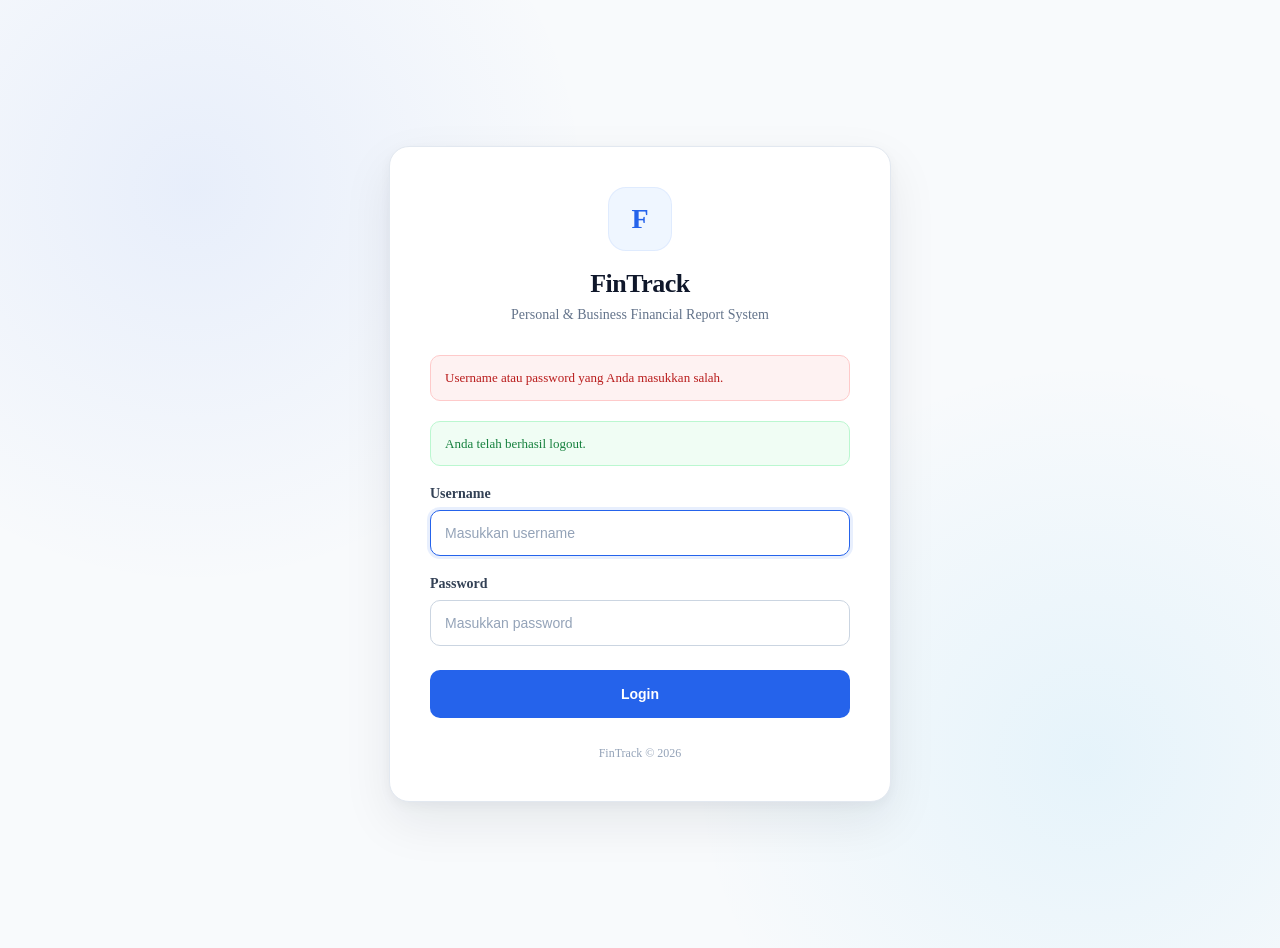
<file: src/main/resources/templates/login.html>
<!doctype html>
<html lang="id" xmlns:th="http://www.thymeleaf.org">
  <head>
    <meta charset="UTF-8" />

    <meta name="viewport" content="width=device-width, initial-scale=1.0" />

    <title>Login | FinTrack</title>

    <link rel="stylesheet" th:href="@{/css/fintrack.css}" />

    <style>
      /* ========================================
         LOGIN PAGE
      ======================================== */

      body.login-page {
        margin: 0;
        min-height: 100vh;
        background:
          radial-gradient(
            circle at 15% 20%,
            rgba(37, 99, 235, 0.08),
            transparent 30%
          ),
          radial-gradient(
            circle at 85% 80%,
            rgba(14, 165, 233, 0.08),
            transparent 30%
          ),
          #f8fafc;
      }

      .login-container {
        min-height: 100vh;
        display: flex;
        align-items: center;
        justify-content: center;
        padding: 24px;
      }

      .login-card {
        width: 100%;
        max-width: 420px;
        background: #ffffff;
        border: 1px solid #e2e8f0;
        border-radius: 20px;
        padding: 40px;
        box-shadow:
          0 20px 50px rgba(15, 23, 42, 0.08),
          0 4px 12px rgba(15, 23, 42, 0.04);
      }

      .login-brand {
        text-align: center;
        margin-bottom: 32px;
      }

      .login-logo {
        width: 64px;
        height: 64px;
        margin: 0 auto 18px;
        border-radius: 18px;
        display: flex;
        align-items: center;
        justify-content: center;
        background: #eff6ff;
        color: #2563eb;
        font-size: 28px;
        font-weight: 800;
        box-shadow: inset 0 0 0 1px rgba(37, 99, 235, 0.08);
      }

      .login-brand h1 {
        margin: 0;
        font-size: 26px;
        font-weight: 750;
        color: #0f172a;
        letter-spacing: -0.5px;
      }

      .login-brand p {
        margin: 8px 0 0;
        color: #64748b;
        font-size: 14px;
      }

      .login-form {
        display: flex;
        flex-direction: column;
        gap: 20px;
      }

      .login-field {
        display: flex;
        flex-direction: column;
        gap: 8px;
      }

      .login-field label {
        font-size: 14px;
        font-weight: 600;
        color: #334155;
      }

      .login-input {
        width: 100%;
        height: 46px;
        box-sizing: border-box;
        padding: 0 14px;
        border: 1px solid #cbd5e1;
        border-radius: 10px;
        background: #ffffff;
        color: #0f172a;
        font-size: 14px;
        outline: none;
        transition:
          border-color 0.2s ease,
          box-shadow 0.2s ease;
      }

      .login-input::placeholder {
        color: #94a3b8;
      }

      .login-input:focus {
        border-color: #2563eb;
        box-shadow: 0 0 0 3px rgba(37, 99, 235, 0.1);
      }

      .login-button {
        width: 100%;
        height: 48px;
        margin-top: 4px;
        border: 0;
        border-radius: 10px;
        background: #2563eb;
        color: #ffffff;
        font-size: 14px;
        font-weight: 700;
        cursor: pointer;
        transition:
          background 0.2s ease,
          transform 0.2s ease,
          box-shadow 0.2s ease;
      }

      .login-button:hover {
        background: #1d4ed8;
        box-shadow: 0 8px 20px rgba(37, 99, 235, 0.2);
        transform: translateY(-1px);
      }

      .login-button:active {
        transform: translateY(0);
      }

      .login-alert {
        margin-bottom: 20px;
        padding: 12px 14px;
        border-radius: 10px;
        font-size: 13px;
        line-height: 1.5;
      }

      .login-alert.error {
        background: #fef2f2;
        border: 1px solid #fecaca;
        color: #b91c1c;
      }

      .login-alert.logout {
        background: #f0fdf4;
        border: 1px solid #bbf7d0;
        color: #15803d;
      }

      .login-footer {
        margin-top: 28px;
        text-align: center;
        color: #94a3b8;
        font-size: 12px;
      }

      /* ========================================
         MOBILE
      ======================================== */

      @media (max-width: 480px) {
        .login-container {
          padding: 16px;
        }

        .login-card {
          padding: 30px 22px;
          border-radius: 16px;
        }

        .login-brand {
          margin-bottom: 26px;
        }

        .login-logo {
          width: 56px;
          height: 56px;
          border-radius: 16px;
          font-size: 24px;
        }

        .login-brand h1 {
          font-size: 23px;
        }
      }
    </style>
  </head>

  <body class="login-page">
    <main class="login-container">
      <section class="login-card">
        <!-- BRAND -->
        <div class="login-brand">
          <div class="login-logo">F</div>

          <h1>FinTrack</h1>

          <p>Personal & Business Financial Report System</p>
        </div>

        <!-- ERROR -->
        <div th:if="${param.error}" class="login-alert error">
          Username atau password yang Anda masukkan salah.
        </div>

        <!-- LOGOUT -->
        <div th:if="${param.logout}" class="login-alert logout">
          Anda telah berhasil logout.
        </div>

        <!-- LOGIN FORM -->
        <form class="login-form" th:action="@{/login}" method="post">
          <!-- USERNAME -->
          <div class="login-field">
            <label for="username"> Username </label>

            <input
              id="username"
              name="username"
              type="text"
              class="login-input"
              placeholder="Masukkan username"
              autocomplete="username"
              required
              autofocus
            />
          </div>

          <!-- PASSWORD -->
          <div class="login-field">
            <label for="password"> Password </label>

            <input
              id="password"
              name="password"
              type="password"
              class="login-input"
              placeholder="Masukkan password"
              autocomplete="current-password"
              required
            />
          </div>

          <!-- CSRF -->
          <input
            type="hidden"
            th:name="${_csrf.parameterName}"
            th:value="${_csrf.token}"
          />

          <!-- BUTTON -->
          <button type="submit" class="login-button">Login</button>
        </form>

        <div class="login-footer">FinTrack © 2026</div>
      </section>
    </main>
  </body>
</html>
</file>
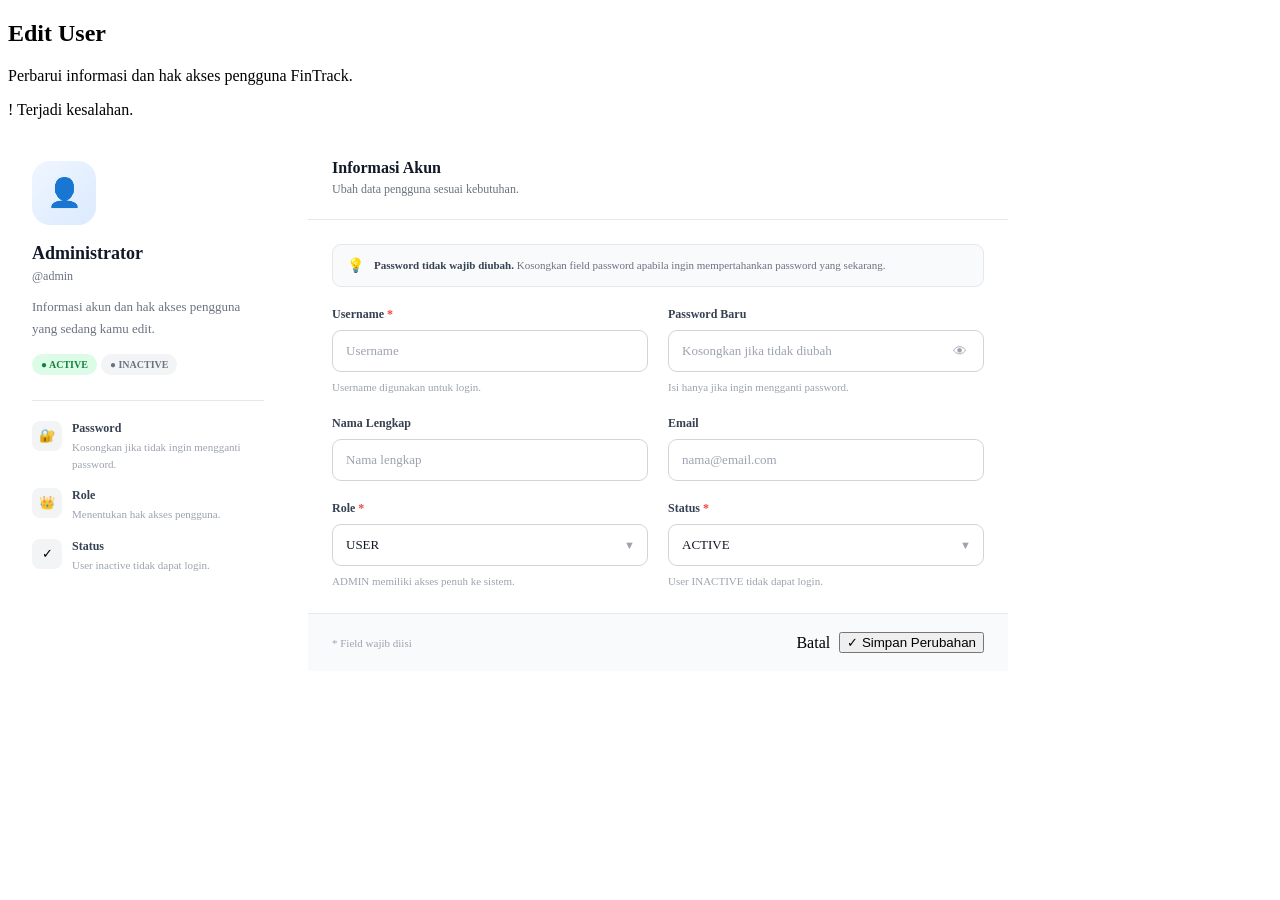
<file: src/main/resources/templates/admin/user-form-edit.html>
<!doctype html>
<html lang="id" xmlns:th="http://www.thymeleaf.org">
  <head>
    <meta charset="UTF-8" />
    <meta name="viewport" content="width=device-width, initial-scale=1.0" />

    <title>FinTrack - Edit User</title>

    <link rel="stylesheet" th:href="@{/css/fintrack.css}" />

    <style>
      /* =================================================
           USER EDIT PAGE
           ================================================= */

      .user-form-page {
        max-width: 1000px;
      }

      .user-form-layout {
        display: grid;
        grid-template-columns: 280px minmax(0, 1fr);
        gap: 20px;
        align-items: start;
      }

      /* =================================================
           PROFILE CARD
           ================================================= */

      .user-info-card {
        padding: 24px;
      }

      .user-profile-icon {
        width: 64px;
        height: 64px;
        display: flex;
        align-items: center;
        justify-content: center;
        border-radius: 18px;
        background: linear-gradient(135deg, #eff6ff, #dbeafe);
        color: #2563eb;
        font-size: 28px;
        margin-bottom: 18px;
      }

      .user-info-title {
        margin: 0 0 5px;
        font-size: 18px;
        font-weight: 700;
        color: #111827;
      }

      .user-info-username {
        margin-bottom: 12px;
        font-size: 12px;
        color: #6b7280;
      }

      .user-info-description {
        margin: 0;
        color: #6b7280;
        font-size: 13px;
        line-height: 1.7;
      }

      .user-info-list {
        margin-top: 25px;
        padding-top: 20px;
        border-top: 1px solid #e5e7eb;
      }

      .user-info-item {
        display: flex;
        gap: 10px;
        margin-bottom: 16px;
      }

      .user-info-item:last-child {
        margin-bottom: 0;
      }

      .user-info-item-icon {
        width: 30px;
        height: 30px;
        flex-shrink: 0;
        display: flex;
        align-items: center;
        justify-content: center;
        border-radius: 8px;
        background: #f3f4f6;
        font-size: 13px;
      }

      .user-info-item-content strong {
        display: block;
        font-size: 12px;
        color: #374151;
        margin-bottom: 3px;
      }

      .user-info-item-content span {
        display: block;
        font-size: 11px;
        line-height: 1.5;
        color: #9ca3af;
      }

      /* =================================================
           FORM CARD
           ================================================= */

      .user-form-card {
        overflow: hidden;
      }

      .user-form-header {
        padding: 22px 24px;
        border-bottom: 1px solid #e5e7eb;
      }

      .user-form-header h2 {
        margin: 0 0 5px;
        font-size: 16px;
        font-weight: 700;
        color: #111827;
      }

      .user-form-header p {
        margin: 0;
        font-size: 12px;
        color: #6b7280;
      }

      .user-form-body {
        padding: 24px;
      }

      .user-form-grid {
        display: grid;
        grid-template-columns: repeat(2, minmax(0, 1fr));
        gap: 20px;
      }

      .form-field {
        min-width: 0;
      }

      .form-field.full {
        grid-column: 1 / -1;
      }

      .form-field label {
        display: block;
        margin-bottom: 8px;
        font-size: 12px;
        font-weight: 600;
        color: #374151;
      }

      .required {
        color: #ef4444;
      }

      .form-field input,
      .form-field select {
        width: 100%;
        box-sizing: border-box;
        height: 42px;
        padding: 0 13px;
        border: 1px solid #d1d5db;
        border-radius: 9px;
        background: #fff;
        color: #111827;
        font-family: inherit;
        font-size: 13px;
        outline: none;
        transition:
          border-color 0.2s ease,
          box-shadow 0.2s ease;
      }

      .form-field input::placeholder {
        color: #9ca3af;
      }

      .form-field input:hover,
      .form-field select:hover {
        border-color: #9ca3af;
      }

      .form-field input:focus,
      .form-field select:focus {
        border-color: #2563eb;
        box-shadow: 0 0 0 3px rgba(37, 99, 235, 0.1);
      }

      .field-hint {
        margin-top: 7px;
        font-size: 11px;
        color: #9ca3af;
        line-height: 1.5;
      }

      /* =================================================
           PASSWORD
           ================================================= */

      .password-wrapper {
        position: relative;
      }

      .password-wrapper input {
        padding-right: 44px;
      }

      .password-toggle {
        position: absolute;
        right: 8px;
        top: 50%;
        transform: translateY(-50%);
        width: 32px;
        height: 32px;
        border: 0;
        background: transparent;
        border-radius: 7px;
        cursor: pointer;
        color: #9ca3af;
        font-size: 14px;
      }

      .password-toggle:hover {
        background: #f3f4f6;
        color: #4b5563;
      }

      /* =================================================
           SELECT
           ================================================= */

      .select-wrapper {
        position: relative;
      }

      .select-wrapper select {
        appearance: none;
        padding-right: 40px;
        cursor: pointer;
      }

      .select-arrow {
        position: absolute;
        right: 13px;
        top: 50%;
        transform: translateY(-50%);
        color: #9ca3af;
        pointer-events: none;
        font-size: 11px;
      }

      /* =================================================
           BADGE
           ================================================= */

      .current-user-status {
        margin-top: 14px;
      }

      .current-status-badge {
        display: inline-flex;
        align-items: center;
        padding: 5px 9px;
        border-radius: 999px;
        font-size: 10px;
        font-weight: 700;
      }

      .status-active {
        background: #dcfce7;
        color: #15803d;
      }

      .status-inactive {
        background: #f3f4f6;
        color: #6b7280;
      }

      /* =================================================
           PASSWORD NOTICE
           ================================================= */

      .password-notice {
        display: flex;
        align-items: flex-start;
        gap: 10px;
        padding: 12px 14px;
        margin-bottom: 20px;
        border-radius: 9px;
        background: #f8fafc;
        border: 1px solid #e5e7eb;
      }

      .password-notice-icon {
        flex-shrink: 0;
        font-size: 14px;
      }

      .password-notice-text {
        font-size: 11px;
        line-height: 1.6;
        color: #6b7280;
      }

      .password-notice-text strong {
        color: #374151;
      }

      /* =================================================
           FORM FOOTER
           ================================================= */

      .user-form-footer {
        display: flex;
        align-items: center;
        justify-content: space-between;
        gap: 15px;
        padding: 18px 24px;
        background: #f9fafb;
        border-top: 1px solid #e5e7eb;
      }

      .form-required-info {
        font-size: 11px;
        color: #9ca3af;
      }

      .form-footer-actions {
        display: flex;
        align-items: center;
        gap: 9px;
      }

      .user-error {
        max-width: 1000px;
        margin-bottom: 18px;
      }

      /* =================================================
           MOBILE
           ================================================= */

      @media (max-width: 900px) {
        .user-form-layout {
          grid-template-columns: 1fr;
        }

        .user-info-card {
          display: none;
        }
      }

      @media (max-width: 768px) {
        .user-form-page {
          max-width: none;
        }

        .user-form-grid {
          grid-template-columns: 1fr;
          gap: 17px;
        }

        .form-field.full {
          grid-column: auto;
        }

        .user-form-header,
        .user-form-body {
          padding: 20px;
        }

        .user-form-footer {
          align-items: flex-start;
          flex-direction: column;
          padding: 17px 20px;
        }

        .form-footer-actions {
          width: 100%;
        }

        .form-footer-actions .btn {
          flex: 1;
        }
      }
    </style>
  </head>

  <body>
    <div class="app">
      <!-- =====================================================
         SIDEBAR
         ===================================================== -->

      <div th:replace="~{fragments/layout :: sidebar}"></div>

      <!-- =====================================================
         MAIN
         ===================================================== -->

      <main class="main">
        <!-- TOPBAR -->

        <div th:replace="~{fragments/layout :: topbar}"></div>

        <!-- =================================================
             CONTENT
             ================================================= -->

        <section class="content">
          <div class="user-form-page">
            <!-- PAGE HEADER -->

            <div class="page-header">
              <div>
                <h1>Edit User</h1>

                <p>Perbarui informasi dan hak akses pengguna FinTrack.</p>
              </div>
            </div>

            <!-- ERROR -->

            <div th:if="${error}" class="alert alert-error user-error">
              <span>!</span>

              <span th:text="${error}"> Terjadi kesalahan. </span>
            </div>

            <!-- =================================================
                     FORM LAYOUT
                     ================================================= -->

            <div class="user-form-layout">
              <!-- =================================================
                         USER INFO
                         ================================================= -->

              <div class="card user-info-card">
                <div class="user-profile-icon">👤</div>

                <h2
                  class="user-info-title"
                  th:text="${user.fullName != null and !#strings.isEmpty(user.fullName)
                                ? user.fullName
                                : user.username}"
                >
                  Administrator
                </h2>

                <div
                  class="user-info-username"
                  th:text="'@' + ${user.username}"
                >
                  @admin
                </div>

                <p class="user-info-description">
                  Informasi akun dan hak akses pengguna yang sedang kamu edit.
                </p>

                <div class="current-user-status">
                  <span
                    th:if="${user.status == 'ACTIVE'}"
                    class="current-status-badge status-active"
                  >
                    ● ACTIVE
                  </span>

                  <span
                    th:unless="${user.status == 'ACTIVE'}"
                    class="current-status-badge status-inactive"
                  >
                    ● INACTIVE
                  </span>
                </div>

                <div class="user-info-list">
                  <div class="user-info-item">
                    <div class="user-info-item-icon">🔐</div>

                    <div class="user-info-item-content">
                      <strong> Password </strong>

                      <span>
                        Kosongkan jika tidak ingin mengganti password.
                      </span>
                    </div>
                  </div>

                  <div class="user-info-item">
                    <div class="user-info-item-icon">👑</div>

                    <div class="user-info-item-content">
                      <strong> Role </strong>

                      <span> Menentukan hak akses pengguna. </span>
                    </div>
                  </div>

                  <div class="user-info-item">
                    <div class="user-info-item-icon">✓</div>

                    <div class="user-info-item-content">
                      <strong> Status </strong>

                      <span> User inactive tidak dapat login. </span>
                    </div>
                  </div>
                </div>
              </div>

              <!-- =================================================
                         FORM CARD
                         ================================================= -->

              <div class="card user-form-card">
                <div class="user-form-header">
                  <h2>Informasi Akun</h2>

                  <p>Ubah data pengguna sesuai kebutuhan.</p>
                </div>

                <form
                  method="post"
                  th:action="@{/admin/users/edit/{id}(id=${user.id})}"
                >
                  <!-- CSRF -->

                  <input
                    type="hidden"
                    th:name="${_csrf.parameterName}"
                    th:value="${_csrf.token}"
                  />

                  <div class="user-form-body">
                    <!-- PASSWORD NOTICE -->

                    <div class="password-notice">
                      <div class="password-notice-icon">💡</div>

                      <div class="password-notice-text">
                        <strong>Password tidak wajib diubah.</strong>

                        Kosongkan field password apabila ingin mempertahankan
                        password yang sekarang.
                      </div>
                    </div>

                    <div class="user-form-grid">
                      <!-- USERNAME -->

                      <div class="form-field">
                        <label for="username">
                          Username

                          <span class="required"> * </span>
                        </label>

                        <input
                          type="text"
                          id="username"
                          name="username"
                          th:value="${user.username}"
                          placeholder="Username"
                          autocomplete="username"
                          required
                        />

                        <div class="field-hint">
                          Username digunakan untuk login.
                        </div>
                      </div>

                      <!-- PASSWORD -->

                      <div class="form-field">
                        <label for="password"> Password Baru </label>

                        <div class="password-wrapper">
                          <input
                            type="password"
                            id="password"
                            name="password"
                            placeholder="Kosongkan jika tidak diubah"
                            autocomplete="new-password"
                          />

                          <button
                            type="button"
                            class="password-toggle"
                            onclick="togglePassword()"
                            title="Tampilkan password"
                          >
                            👁
                          </button>
                        </div>

                        <div class="field-hint">
                          Isi hanya jika ingin mengganti password.
                        </div>
                      </div>

                      <!-- FULL NAME -->

                      <div class="form-field">
                        <label for="fullName"> Nama Lengkap </label>

                        <input
                          type="text"
                          id="fullName"
                          name="fullName"
                          th:value="${user.fullName}"
                          placeholder="Nama lengkap"
                          autocomplete="name"
                        />
                      </div>

                      <!-- EMAIL -->

                      <div class="form-field">
                        <label for="email"> Email </label>

                        <input
                          type="email"
                          id="email"
                          name="email"
                          th:value="${user.email}"
                          placeholder="nama@email.com"
                          autocomplete="email"
                        />
                      </div>

                      <!-- ROLE -->

                      <div class="form-field">
                        <label for="role">
                          Role

                          <span class="required"> * </span>
                        </label>

                        <div class="select-wrapper">
                          <select id="role" name="role" required>
                            <option
                              value="USER"
                              th:selected="${user.role == 'USER'}"
                            >
                              USER
                            </option>

                            <option
                              value="ADMIN"
                              th:selected="${user.role == 'ADMIN'}"
                            >
                              ADMIN
                            </option>
                          </select>

                          <span class="select-arrow"> ▼ </span>
                        </div>

                        <div class="field-hint">
                          ADMIN memiliki akses penuh ke sistem.
                        </div>
                      </div>

                      <!-- STATUS -->

                      <div class="form-field">
                        <label for="status">
                          Status

                          <span class="required"> * </span>
                        </label>

                        <div class="select-wrapper">
                          <select id="status" name="status" required>
                            <option
                              value="ACTIVE"
                              th:selected="${user.status == 'ACTIVE'}"
                            >
                              ACTIVE
                            </option>

                            <option
                              value="INACTIVE"
                              th:selected="${user.status == 'INACTIVE'}"
                            >
                              INACTIVE
                            </option>
                          </select>

                          <span class="select-arrow"> ▼ </span>
                        </div>

                        <div class="field-hint">
                          User INACTIVE tidak dapat login.
                        </div>
                      </div>
                    </div>
                  </div>

                  <!-- =================================================
                                 FOOTER
                                 ================================================= -->

                  <div class="user-form-footer">
                    <div class="form-required-info">
                      <span>*</span>
                      Field wajib diisi
                    </div>

                    <div class="form-footer-actions">
                      <a th:href="@{/admin/users}" class="btn btn-secondary">
                        Batal
                      </a>

                      <button type="submit" class="btn btn-primary">
                        ✓ Simpan Perubahan
                      </button>
                    </div>
                  </div>
                </form>
              </div>
            </div>
          </div>
        </section>
      </main>

      <!-- MOBILE MENU -->

      <div th:replace="~{fragments/layout :: mobileMenu}"></div>

      <!-- SCRIPTS -->

      <div th:replace="~{fragments/layout :: scripts}"></div>
    </div>

    <!-- =========================================================
     PASSWORD TOGGLE
     ========================================================= -->

    <script>
      function togglePassword() {
        const input = document.getElementById("password");

        const button = document.querySelector(".password-toggle");

        if (input.type === "password") {
          input.type = "text";

          button.textContent = "🙈";
        } else {
          input.type = "password";

          button.textContent = "👁";
        }
      }
    </script>
  </body>
</html>
</file>
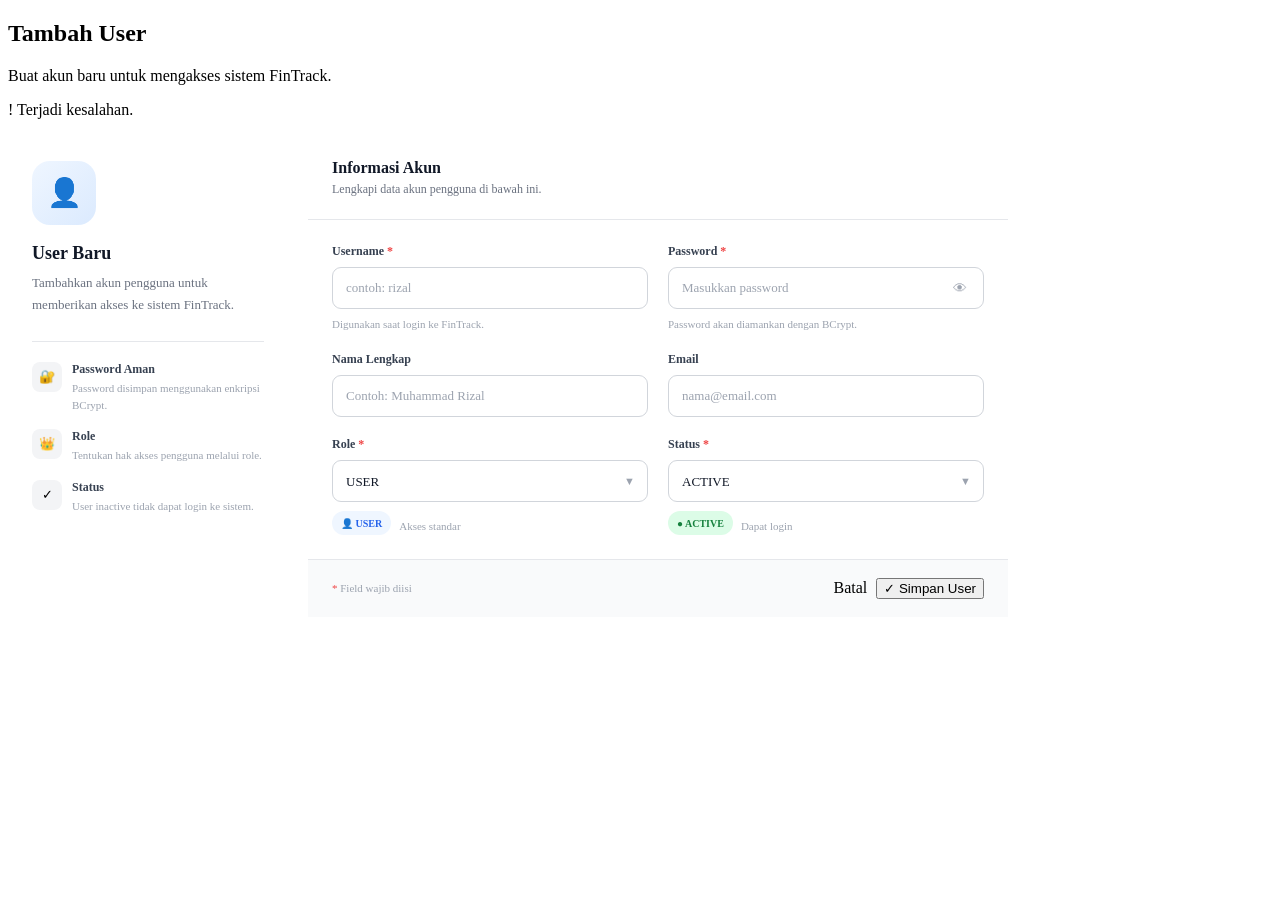
<file: src/main/resources/templates/admin/user-form.html>
<!doctype html>
<html lang="id" xmlns:th="http://www.thymeleaf.org">
  <head>
    <meta charset="UTF-8" />
    <meta name="viewport" content="width=device-width, initial-scale=1.0" />

    <title>FinTrack - Tambah User</title>

    <link rel="stylesheet" th:href="@{/css/fintrack.css}" />

    <style>
      /* =================================================
           USER FORM PAGE
           ================================================= */

      .user-form-page {
        max-width: 1000px;
      }

      .user-form-layout {
        display: grid;
        grid-template-columns: 280px minmax(0, 1fr);
        gap: 20px;
        align-items: start;
      }

      /* =================================================
           INFO CARD
           ================================================= */

      .user-info-card {
        padding: 24px;
      }

      .user-profile-icon {
        width: 64px;
        height: 64px;
        display: flex;
        align-items: center;
        justify-content: center;
        border-radius: 18px;
        background: linear-gradient(135deg, #eff6ff, #dbeafe);
        color: #2563eb;
        font-size: 28px;
        margin-bottom: 18px;
      }

      .user-info-title {
        margin: 0 0 8px;
        font-size: 18px;
        font-weight: 700;
        color: #111827;
      }

      .user-info-description {
        margin: 0;
        color: #6b7280;
        font-size: 13px;
        line-height: 1.7;
      }

      .user-info-list {
        margin-top: 25px;
        padding-top: 20px;
        border-top: 1px solid #e5e7eb;
      }

      .user-info-item {
        display: flex;
        gap: 10px;
        margin-bottom: 16px;
      }

      .user-info-item:last-child {
        margin-bottom: 0;
      }

      .user-info-item-icon {
        width: 30px;
        height: 30px;
        flex-shrink: 0;
        display: flex;
        align-items: center;
        justify-content: center;
        border-radius: 8px;
        background: #f3f4f6;
        font-size: 13px;
      }

      .user-info-item-content strong {
        display: block;
        font-size: 12px;
        color: #374151;
        margin-bottom: 3px;
      }

      .user-info-item-content span {
        display: block;
        font-size: 11px;
        line-height: 1.5;
        color: #9ca3af;
      }

      /* =================================================
           FORM CARD
           ================================================= */

      .user-form-card {
        overflow: hidden;
      }

      .user-form-header {
        padding: 22px 24px;
        border-bottom: 1px solid #e5e7eb;
      }

      .user-form-header h2 {
        margin: 0 0 5px;
        font-size: 16px;
        font-weight: 700;
        color: #111827;
      }

      .user-form-header p {
        margin: 0;
        font-size: 12px;
        color: #6b7280;
      }

      .user-form-body {
        padding: 24px;
      }

      .user-form-grid {
        display: grid;
        grid-template-columns: repeat(2, minmax(0, 1fr));
        gap: 20px;
      }

      .form-field {
        min-width: 0;
      }

      .form-field.full {
        grid-column: 1 / -1;
      }

      .form-field label {
        display: block;
        margin-bottom: 8px;
        font-size: 12px;
        font-weight: 600;
        color: #374151;
      }

      .required {
        color: #ef4444;
      }

      .form-field input,
      .form-field select {
        width: 100%;
        box-sizing: border-box;
        height: 42px;
        padding: 0 13px;
        border: 1px solid #d1d5db;
        border-radius: 9px;
        background: #fff;
        color: #111827;
        font-family: inherit;
        font-size: 13px;
        outline: none;
        transition:
          border-color 0.2s ease,
          box-shadow 0.2s ease,
          background 0.2s ease;
      }

      .form-field input::placeholder {
        color: #9ca3af;
      }

      .form-field input:hover,
      .form-field select:hover {
        border-color: #9ca3af;
      }

      .form-field input:focus,
      .form-field select:focus {
        border-color: #2563eb;
        box-shadow: 0 0 0 3px rgba(37, 99, 235, 0.1);
      }

      .field-hint {
        margin-top: 7px;
        font-size: 11px;
        color: #9ca3af;
        line-height: 1.5;
      }

      /* =================================================
           PASSWORD
           ================================================= */

      .password-wrapper {
        position: relative;
      }

      .password-wrapper input {
        padding-right: 44px;
      }

      .password-toggle {
        position: absolute;
        right: 8px;
        top: 50%;
        transform: translateY(-50%);
        width: 32px;
        height: 32px;
        border: 0;
        background: transparent;
        border-radius: 7px;
        cursor: pointer;
        color: #9ca3af;
        font-size: 14px;
      }

      .password-toggle:hover {
        background: #f3f4f6;
        color: #4b5563;
      }

      /* =================================================
           SELECT CUSTOM
           ================================================= */

      .select-wrapper {
        position: relative;
      }

      .select-wrapper select {
        appearance: none;
        padding-right: 40px;
        cursor: pointer;
      }

      .select-arrow {
        position: absolute;
        right: 13px;
        top: 50%;
        transform: translateY(-50%);
        color: #9ca3af;
        pointer-events: none;
        font-size: 11px;
      }

      /* =================================================
           ROLE / STATUS PREVIEW
           ================================================= */

      .option-preview {
        display: flex;
        gap: 8px;
        margin-top: 9px;
      }

      .preview-badge {
        display: inline-flex;
        align-items: center;
        gap: 5px;
        padding: 5px 9px;
        border-radius: 999px;
        font-size: 10px;
        font-weight: 700;
      }

      .preview-admin {
        background: #ede9fe;
        color: #7c3aed;
      }

      .preview-user {
        background: #eff6ff;
        color: #2563eb;
      }

      .preview-active {
        background: #dcfce7;
        color: #15803d;
      }

      /* =================================================
           FORM FOOTER
           ================================================= */

      .user-form-footer {
        display: flex;
        align-items: center;
        justify-content: space-between;
        gap: 15px;
        padding: 18px 24px;
        background: #f9fafb;
        border-top: 1px solid #e5e7eb;
      }

      .form-required-info {
        font-size: 11px;
        color: #9ca3af;
      }

      .form-required-info span {
        color: #ef4444;
      }

      .form-footer-actions {
        display: flex;
        align-items: center;
        gap: 9px;
      }

      /* =================================================
           ALERT
           ================================================= */

      .user-error {
        max-width: 1000px;
        margin-bottom: 18px;
      }

      /* =================================================
           MOBILE
           ================================================= */

      @media (max-width: 900px) {
        .user-form-layout {
          grid-template-columns: 1fr;
        }

        .user-info-card {
          display: none;
        }
      }

      @media (max-width: 768px) {
        .user-form-page {
          max-width: none;
        }

        .user-form-grid {
          grid-template-columns: 1fr;
          gap: 17px;
        }

        .form-field.full {
          grid-column: auto;
        }

        .user-form-header,
        .user-form-body {
          padding: 20px;
        }

        .user-form-footer {
          align-items: flex-start;
          flex-direction: column;
          padding: 17px 20px;
        }

        .form-footer-actions {
          width: 100%;
        }

        .form-footer-actions .btn {
          flex: 1;
        }
      }
    </style>
  </head>

  <body>
    <div class="app">
      <!-- =====================================================
         SIDEBAR
         ===================================================== -->

      <div th:replace="~{fragments/layout :: sidebar}"></div>

      <!-- =====================================================
         MAIN
         ===================================================== -->

      <main class="main">
        <!-- TOPBAR -->

        <div th:replace="~{fragments/layout :: topbar}"></div>

        <!-- =================================================
             CONTENT
             ================================================= -->

        <section class="content">
          <div class="user-form-page">
            <!-- =================================================
                     PAGE HEADER
                     ================================================= -->

            <div class="page-header">
              <div>
                <h1>Tambah User</h1>

                <p>Buat akun baru untuk mengakses sistem FinTrack.</p>
              </div>
            </div>

            <!-- =================================================
                     ERROR
                     ================================================= -->

            <div th:if="${error}" class="alert alert-error user-error">
              <span>!</span>

              <span th:text="${error}"> Terjadi kesalahan. </span>
            </div>

            <!-- =================================================
                     FORM LAYOUT
                     ================================================= -->

            <div class="user-form-layout">
              <!-- =================================================
                         INFORMATION CARD
                         ================================================= -->

              <div class="card user-info-card">
                <div class="user-profile-icon">👤</div>

                <h2 class="user-info-title">User Baru</h2>

                <p class="user-info-description">
                  Tambahkan akun pengguna untuk memberikan akses ke sistem
                  FinTrack.
                </p>

                <div class="user-info-list">
                  <div class="user-info-item">
                    <div class="user-info-item-icon">🔐</div>

                    <div class="user-info-item-content">
                      <strong>Password Aman</strong>

                      <span>
                        Password disimpan menggunakan enkripsi BCrypt.
                      </span>
                    </div>
                  </div>

                  <div class="user-info-item">
                    <div class="user-info-item-icon">👑</div>

                    <div class="user-info-item-content">
                      <strong>Role</strong>

                      <span> Tentukan hak akses pengguna melalui role. </span>
                    </div>
                  </div>

                  <div class="user-info-item">
                    <div class="user-info-item-icon">✓</div>

                    <div class="user-info-item-content">
                      <strong>Status</strong>

                      <span> User inactive tidak dapat login ke sistem. </span>
                    </div>
                  </div>
                </div>
              </div>

              <!-- =================================================
                         FORM CARD
                         ================================================= -->

              <div class="card user-form-card">
                <!-- FORM HEADER -->

                <div class="user-form-header">
                  <h2>Informasi Akun</h2>

                  <p>Lengkapi data akun pengguna di bawah ini.</p>
                </div>

                <!-- FORM -->

                <form method="post" th:action="@{/admin/users}">
                  <!-- CSRF -->

                  <input
                    type="hidden"
                    th:name="${_csrf.parameterName}"
                    th:value="${_csrf.token}"
                  />

                  <div class="user-form-body">
                    <div class="user-form-grid">
                      <!-- =================================================
                                         USERNAME
                                         ================================================= -->

                      <div class="form-field">
                        <label for="username">
                          Username
                          <span class="required">*</span>
                        </label>

                        <input
                          type="text"
                          id="username"
                          name="username"
                          th:value="${username}"
                          placeholder="contoh: rizal"
                          autocomplete="username"
                          required
                        />

                        <div class="field-hint">
                          Digunakan saat login ke FinTrack.
                        </div>
                      </div>

                      <!-- =================================================
                                         PASSWORD
                                         ================================================= -->

                      <div class="form-field">
                        <label for="password">
                          Password
                          <span class="required">*</span>
                        </label>

                        <div class="password-wrapper">
                          <input
                            type="password"
                            id="password"
                            name="password"
                            placeholder="Masukkan password"
                            autocomplete="new-password"
                            required
                          />

                          <button
                            type="button"
                            class="password-toggle"
                            onclick="togglePassword()"
                            title="Tampilkan password"
                          >
                            👁
                          </button>
                        </div>

                        <div class="field-hint">
                          Password akan diamankan dengan BCrypt.
                        </div>
                      </div>

                      <!-- =================================================
                                         FULL NAME
                                         ================================================= -->

                      <div class="form-field">
                        <label for="fullName"> Nama Lengkap </label>

                        <input
                          type="text"
                          id="fullName"
                          name="fullName"
                          th:value="${fullName}"
                          placeholder="Contoh: Muhammad Rizal"
                          autocomplete="name"
                        />
                      </div>

                      <!-- =================================================
                                         EMAIL
                                         ================================================= -->

                      <div class="form-field">
                        <label for="email"> Email </label>

                        <input
                          type="email"
                          id="email"
                          name="email"
                          th:value="${email}"
                          placeholder="nama@email.com"
                          autocomplete="email"
                        />
                      </div>

                      <!-- =================================================
                                         ROLE
                                         ================================================= -->

                      <div class="form-field">
                        <label for="role">
                          Role
                          <span class="required">*</span>
                        </label>

                        <div class="select-wrapper">
                          <select id="role" name="role" required>
                            <option
                              value="USER"
                              th:selected="${role == null or role == 'USER'}"
                            >
                              USER
                            </option>

                            <option
                              value="ADMIN"
                              th:selected="${role == 'ADMIN'}"
                            >
                              ADMIN
                            </option>
                          </select>

                          <span class="select-arrow"> ▼ </span>
                        </div>

                        <div class="option-preview">
                          <span class="preview-badge preview-user">
                            👤 USER
                          </span>

                          <span class="field-hint"> Akses standar </span>
                        </div>
                      </div>

                      <!-- =================================================
                                         STATUS
                                         ================================================= -->

                      <div class="form-field">
                        <label for="status">
                          Status
                          <span class="required">*</span>
                        </label>

                        <div class="select-wrapper">
                          <select id="status" name="status" required>
                            <option
                              value="ACTIVE"
                              th:selected="${status == null or status == 'ACTIVE'}"
                            >
                              ACTIVE
                            </option>

                            <option
                              value="INACTIVE"
                              th:selected="${status == 'INACTIVE'}"
                            >
                              INACTIVE
                            </option>
                          </select>

                          <span class="select-arrow"> ▼ </span>
                        </div>

                        <div class="option-preview">
                          <span class="preview-badge preview-active">
                            ● ACTIVE
                          </span>

                          <span class="field-hint"> Dapat login </span>
                        </div>
                      </div>
                    </div>
                  </div>

                  <!-- =================================================
                                 FORM FOOTER
                                 ================================================= -->

                  <div class="user-form-footer">
                    <div class="form-required-info">
                      <span>*</span>
                      Field wajib diisi
                    </div>

                    <div class="form-footer-actions">
                      <a th:href="@{/admin/users}" class="btn btn-secondary">
                        Batal
                      </a>

                      <button type="submit" class="btn btn-primary">
                        ✓ Simpan User
                      </button>
                    </div>
                  </div>
                </form>
              </div>
            </div>
          </div>
        </section>
      </main>

      <!-- MOBILE MENU -->

      <div th:replace="~{fragments/layout :: mobileMenu}"></div>

      <!-- SCRIPTS -->

      <div th:replace="~{fragments/layout :: scripts}"></div>
    </div>

    <!-- =========================================================
     PASSWORD TOGGLE
     ========================================================= -->

    <script>
      function togglePassword() {
        const input = document.getElementById("password");

        const button = document.querySelector(".password-toggle");

        if (input.type === "password") {
          input.type = "text";

          button.textContent = "🙈";
        } else {
          input.type = "password";

          button.textContent = "👁";
        }
      }
    </script>
  </body>
</html>
</file>
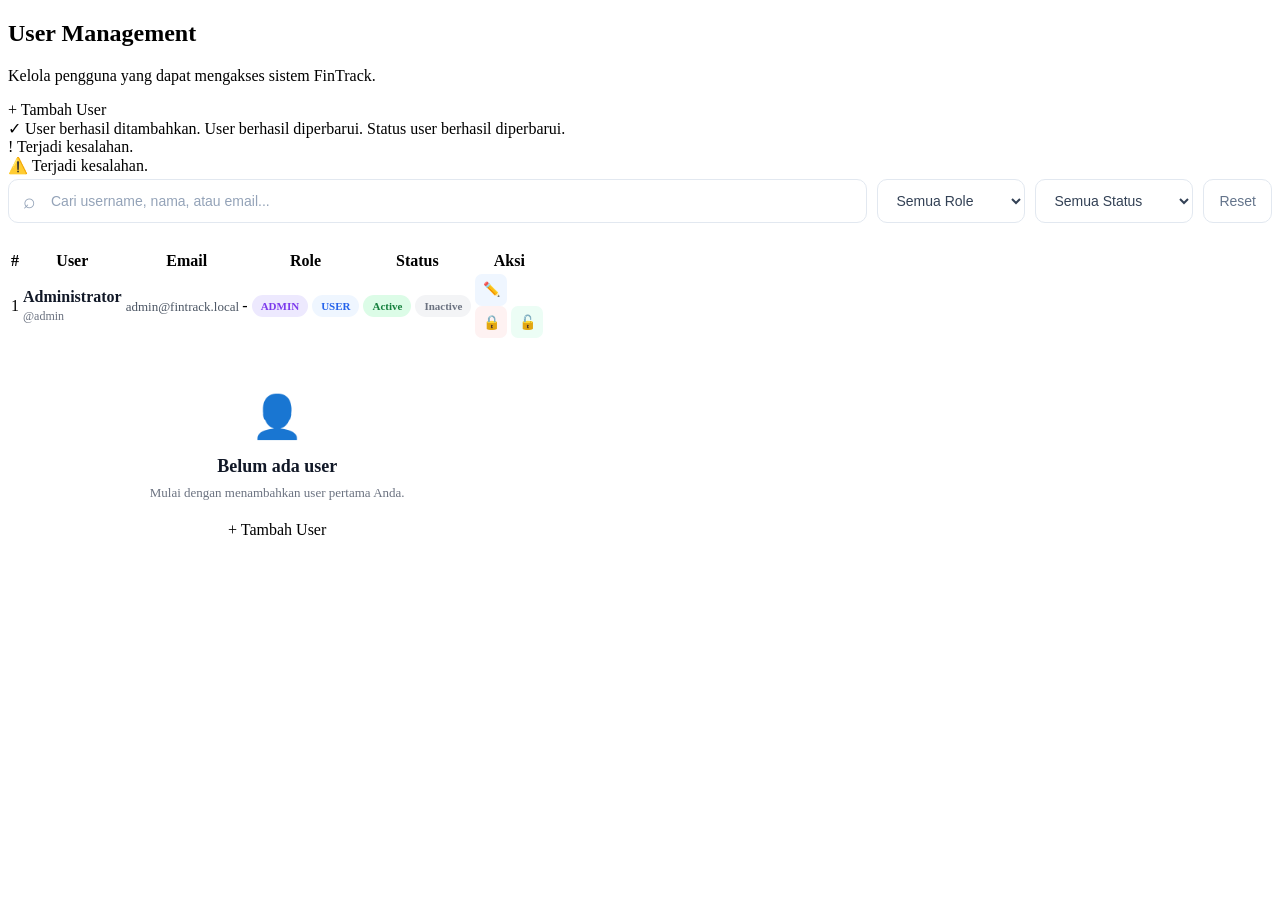
<file: src/main/resources/templates/admin/users.html>
<!doctype html>
<html lang="id" xmlns:th="http://www.thymeleaf.org">
  <head>
    <meta charset="UTF-8" />
    <meta name="viewport" content="width=device-width, initial-scale=1.0" />

    <title>FinTrack - User Management</title>

    <link rel="stylesheet" th:href="@{/css/fintrack.css}" />

    <style>
      /* =================================================
           USER MANAGEMENT PAGE
           ================================================= */

      .user-toolbar {
        display: flex;
        align-items: center;
        justify-content: space-between;
        gap: 15px;
        margin-bottom: 20px;
      }

      .user-actions {
        display: flex;
        align-items: center;
        gap: 8px;
      }

      .user-search {
        position: relative;
        flex: 1;
        max-width: 320px;
      }

      .user-search input {
        width: 100%;
        box-sizing: border-box;
        padding: 10px 12px 10px 38px;
        border: 1px solid #d1d5db;
        border-radius: 8px;
        outline: none;
        font-family: inherit;
        font-size: 13px;
      }

      .user-search input:focus {
        border-color: #2563eb;
        box-shadow: 0 0 0 3px rgba(37, 99, 235, 0.1);
      }

      .user-search-icon {
        position: absolute;
        left: 13px;
        top: 50%;
        transform: translateY(-50%);
        color: #9ca3af;
        font-size: 14px;
        pointer-events: none;
      }

      .user-count {
        display: inline-flex;
        align-items: center;
        padding: 5px 9px;
        border-radius: 999px;
        background: #f3f4f6;
        color: #6b7280;
        font-size: 11px;
        font-weight: 600;
      }

      .user-name {
        font-weight: 700;
        color: #111827;
      }

      .user-username {
        color: #6b7280;
        font-size: 12px;
        margin-top: 3px;
      }

      .user-email {
        color: #4b5563;
        font-size: 13px;
      }

      .user-role-admin {
        display: inline-flex;
        align-items: center;
        padding: 5px 9px;
        border-radius: 999px;
        background: #ede9fe;
        color: #7c3aed;
        font-size: 11px;
        font-weight: 700;
      }

      .user-role-user {
        display: inline-flex;
        align-items: center;
        padding: 5px 9px;
        border-radius: 999px;
        background: #eff6ff;
        color: #2563eb;
        font-size: 11px;
        font-weight: 700;
      }

      .user-status-active {
        display: inline-flex;
        align-items: center;
        padding: 5px 9px;
        border-radius: 999px;
        background: #dcfce7;
        color: #15803d;
        font-size: 11px;
        font-weight: 700;
      }

      .user-status-inactive {
        display: inline-flex;
        align-items: center;
        padding: 5px 9px;
        border-radius: 999px;
        background: #f3f4f6;
        color: #6b7280;
        font-size: 11px;
        font-weight: 700;
      }

      .user-action {
        display: inline-flex;
        align-items: center;
        justify-content: center;
        width: 32px;
        height: 32px;
        border: none;
        border-radius: 7px;
        font-size: 14px;
        text-decoration: none;
        cursor: pointer;
        transition:
          background 0.2s ease,
          color 0.2s ease;
      }

      .user-action.edit {
        background: #eff6ff;
        color: #2563eb;
      }

      .user-action.edit:hover {
        background: #dbeafe;
      }

      .user-action.toggle {
        background: #fef2f2;
        color: #dc2626;
      }

      .user-action.toggle:hover {
        background: #fee2e2;
      }

      .user-action.activate {
        background: #ecfdf5;
        color: #059669;
      }

      .user-action.activate:hover {
        background: #d1fae5;
      }

      .user-empty {
        text-align: center;
        padding: 50px 20px;
      }

      .user-empty-icon {
        font-size: 42px;
        margin-bottom: 15px;
      }

      .user-empty-title {
        font-size: 18px;
        font-weight: 700;
        color: #111827;
        margin-bottom: 8px;
      }

      .user-empty-text {
        font-size: 13px;
        color: #6b7280;
        margin-bottom: 20px;
      }

      @media (max-width: 768px) {
        .user-toolbar {
          align-items: flex-start;
          flex-direction: column;
        }

        .user-actions {
          width: 100%;
        }

        .user-actions .btn {
          flex: 1;
        }

        .user-search {
          max-width: none;
          width: 100%;
        }
      }

      .user-filter-form {
        display: flex;
        align-items: center;
        gap: 10px;
        margin-bottom: 20px;
        flex-wrap: wrap;
      }

      .user-search {
        position: relative;
        flex: 1;
        min-width: 220px;
      }

      .user-search-icon {
        position: absolute;
        left: 14px;
        top: 50%;
        transform: translateY(-50%);
        pointer-events: none;
      }

      .user-search input {
        width: 100%;
        padding-left: 42px;
      }

      .user-filter select {
        min-width: 150px;
      }

      .user-filter-form .btn {
        height: 42px;
      }

      @media (max-width: 768px) {
        .user-filter-form {
          flex-direction: column;
          align-items: stretch;
        }

        .user-search {
          width: 100%;
          min-width: 0;
        }

        .user-filter {
          width: 100%;
        }

        .user-filter select {
          width: 100%;
        }

        .user-filter-form .btn {
          width: 100%;
        }
      }

      .user-toolbar {
        display: flex;
        align-items: center;
        gap: 10px;
        margin-bottom: 22px;
        padding: 4px 0;
      }

      .user-search-box {
        position: relative;
        flex: 1;
        min-width: 280px;
      }

      .user-search-box input {
        width: 100%;
        height: 44px;
        padding: 0 16px 0 42px;
        border: 1px solid #e2e8f0;
        border-radius: 10px;
        background: #ffffff;
        color: #0f172a;
        font-size: 14px;
        outline: none;
        transition: all 0.2s ease;
        box-sizing: border-box;
      }

      .user-search-box input::placeholder {
        color: #94a3b8;
      }

      .user-search-box input:focus {
        border-color: #93c5fd;
        box-shadow: 0 0 0 3px rgba(59, 130, 246, 0.08);
      }

      .user-search-icon {
        position: absolute;
        left: 15px;
        top: 50%;
        transform: translateY(-50%);
        color: #94a3b8;
        font-size: 21px;
        pointer-events: none;
        z-index: 2;
      }

      .user-filter-box select {
        height: 44px;
        min-width: 145px;
        padding: 0 34px 0 14px;
        border: 1px solid #e2e8f0;
        border-radius: 10px;
        background: #ffffff;
        color: #334155;
        font-size: 14px;
        outline: none;
        cursor: pointer;
      }

      .user-filter-box select:focus {
        border-color: #93c5fd;
        box-shadow: 0 0 0 3px rgba(59, 130, 246, 0.08);
      }

      .user-reset-btn {
        height: 44px;
        padding: 0 15px;
        border: 1px solid #e2e8f0;
        border-radius: 10px;
        background: #ffffff;
        color: #64748b;
        font-size: 14px;
        cursor: pointer;
        transition: all 0.2s ease;
      }

      .user-reset-btn:hover {
        background: #f8fafc;
        color: #334155;
        border-color: #cbd5e1;
      }

      .user-row.hidden {
        display: none;
      }

      .user-empty-filter {
        display: none;
        text-align: center;
        padding: 45px 20px;
        color: #64748b;
      }

      .user-empty-filter.show {
        display: table-row;
      }

      .user-result-count {
        font-size: 13px;
        color: #94a3b8;
        margin-left: auto;
        white-space: nowrap;
      }

      @media (max-width: 768px) {
        .user-toolbar {
          display: grid;
          grid-template-columns: 1fr 1fr;
          gap: 10px;
        }

        .user-search-box {
          grid-column: 1 / -1;
          min-width: 0;
        }

        .user-filter-box select {
          width: 100%;
        }

        .user-reset-btn {
          width: 100%;
        }
      }
    </style>
  </head>

  <body>
    <div class="app">
      <!-- =====================================================
             SIDEBAR
             ===================================================== -->

      <div th:replace="~{fragments/layout :: sidebar}"></div>

      <!-- =====================================================
             MAIN
             ===================================================== -->

      <main class="main">
        <!-- TOPBAR -->

        <div th:replace="~{fragments/layout :: topbar}"></div>

        <!-- =================================================
                 CONTENT
                 ================================================= -->

        <section class="content">
          <!-- =================================================
                     PAGE HEADER
                     ================================================= -->

          <div class="page-header">
            <div>
              <h1>User Management</h1>

              <p>Kelola pengguna yang dapat mengakses sistem FinTrack.</p>
            </div>

            <div class="user-actions">
              <a th:href="@{/admin/users/new}" class="btn btn-primary">
                <span>+</span>
                Tambah User
              </a>
            </div>
          </div>

          <!-- =================================================
                     FLASH MESSAGE
                     ================================================= -->

          <div th:if="${param.success}" class="alert alert-success">
            ✓

            <span th:if="${param.success[0] == 'created'}">
              User berhasil ditambahkan.
            </span>

            <span th:if="${param.success[0] == 'updated'}">
              User berhasil diperbarui.
            </span>

            <span th:if="${param.success[0] == 'status'}">
              Status user berhasil diperbarui.
            </span>
          </div>

          <div th:if="${error}" class="alert alert-error">
            !

            <span th:text="${error}"> Terjadi kesalahan. </span>
          </div>

          <div th:if="${param.error}" class="alert alert-error">
            <span>⚠️</span>

            <span th:text="${param.error[0]}"> Terjadi kesalahan. </span>
          </div>

          <!-- =================================================
                     FILTER
                     ================================================= -->

          <div class="user-toolbar">
            <div class="user-search-box">
              <span class="user-search-icon">⌕</span>

              <input
                type="text"
                id="userSearch"
                placeholder="Cari username, nama, atau email..."
                autocomplete="off"
              />
            </div>

            <div class="user-filter-box">
              <select id="roleFilter">
                <option value="ALL">Semua Role</option>
                <option value="ADMIN">Admin</option>
                <option value="USER">User</option>
              </select>
            </div>

            <div class="user-filter-box">
              <select id="statusFilter">
                <option value="ALL">Semua Status</option>
                <option value="ACTIVE">Active</option>
                <option value="INACTIVE">Inactive</option>
              </select>
            </div>

            <button type="button" id="resetUserFilter" class="user-reset-btn">
              Reset
            </button>
          </div>

          <!-- =================================================
                     TABLE
                     ================================================= -->

          <div class="card table-card">
            <div class="table-wrapper">
              <table class="data-table" id="userTable">
                <thead>
                  <tr>
                    <th>#</th>

                    <th>User</th>

                    <th>Email</th>

                    <th>Role</th>

                    <th>Status</th>

                    <th>Aksi</th>
                  </tr>
                </thead>

                <tbody>
                  <!-- =================================================
                                     USER ROW
                                     ================================================= -->

                  <tr
                    th:each="user, stat : ${users}"
                    class="user-row"
                    th:attr="
        data-username=${user.username},
        data-name=${user.fullName},
        data-email=${user.email},
        data-role=${user.role},
        data-status=${user.status}
    "
                  >
                    <!-- NUMBER -->

                    <td>
                      <span class="text-muted" th:text="${stat.count}">
                        1
                      </span>
                    </td>

                    <!-- USER -->

                    <td>
                      <div
                        class="user-name"
                        th:text="${user.fullName != null and !#strings.isEmpty(user.fullName)
                                                ? user.fullName
                                                : user.username}"
                      >
                        Administrator
                      </div>

                      <div
                        class="user-username"
                        th:text="'@' + ${user.username}"
                      >
                        @admin
                      </div>
                    </td>

                    <!-- EMAIL -->

                    <td>
                      <span
                        th:if="${user.email != null and !#strings.isEmpty(user.email)}"
                        class="user-email"
                        th:text="${user.email}"
                      >
                        admin@fintrack.local
                      </span>

                      <span
                        th:unless="${user.email != null and !#strings.isEmpty(user.email)}"
                        class="text-muted"
                      >
                        -
                      </span>
                    </td>

                    <!-- ROLE -->

                    <td>
                      <span
                        th:if="${user.role == 'ADMIN'}"
                        class="user-role-admin"
                      >
                        ADMIN
                      </span>

                      <span
                        th:unless="${user.role == 'ADMIN'}"
                        class="user-role-user"
                      >
                        USER
                      </span>
                    </td>

                    <!-- STATUS -->

                    <td>
                      <span
                        th:if="${user.status == 'ACTIVE'}"
                        class="user-status-active"
                      >
                        Active
                      </span>

                      <span
                        th:unless="${user.status == 'ACTIVE'}"
                        class="user-status-inactive"
                      >
                        Inactive
                      </span>
                    </td>

                    <!-- ACTION -->

                    <td>
                      <div class="action-group">
                        <!-- EDIT -->

                        <a
                          class="user-action edit"
                          title="Edit user"
                          th:href="@{/admin/users/edit/{id}(id=${user.id})}"
                        >
                          ✏️
                        </a>

                        <!-- TOGGLE STATUS -->

                        <form
                          method="post"
                          th:action="@{/admin/users/toggle/{id}(id=${user.id})}"
                          onsubmit="
                            return confirm(
                              'Yakin ingin mengubah status user ini?',
                            );
                          "
                        >
                          <input
                            type="hidden"
                            th:name="${_csrf.parameterName}"
                            th:value="${_csrf.token}"
                          />

                          <button
                            th:if="${user.status == 'ACTIVE'}"
                            type="submit"
                            class="user-action toggle"
                            title="Nonaktifkan user"
                          >
                            🔒
                          </button>

                          <button
                            th:unless="${user.status == 'ACTIVE'}"
                            type="submit"
                            class="user-action activate"
                            title="Aktifkan user"
                          >
                            🔓
                          </button>
                        </form>
                      </div>
                    </td>
                  </tr>

                  <!-- =================================================
                                     EMPTY STATE
                                     ================================================= -->

                  <tr th:if="${#lists.isEmpty(users)}">
                    <td colspan="6">
                      <div class="user-empty">
                        <div class="user-empty-icon">👤</div>

                        <div class="user-empty-title">Belum ada user</div>

                        <div class="user-empty-text">
                          Mulai dengan menambahkan user pertama Anda.
                        </div>

                        <a
                          th:href="@{/admin/users/new}"
                          class="btn btn-primary"
                        >
                          + Tambah User
                        </a>
                      </div>
                    </td>
                  </tr>
                </tbody>
              </table>
            </div>
          </div>
        </section>
      </main>

      <!-- MOBILE MENU -->

      <div th:replace="~{fragments/layout :: mobileMenu}"></div>

      <!-- SCRIPTS -->

      <div th:replace="~{fragments/layout :: scripts}"></div>
    </div>

    <!-- =========================================================
         SEARCH
         ========================================================= -->

    <script>
      document.addEventListener("DOMContentLoaded", function () {
        const searchInput = document.getElementById("userSearch");
        const roleFilter = document.getElementById("roleFilter");
        const statusFilter = document.getElementById("statusFilter");
        const resetButton = document.getElementById("resetUserFilter");

        const rows = document.querySelectorAll(".user-row");
        const resultCount = document.getElementById("userResultCount");

        function filterUsers() {
          const keyword = searchInput.value.trim().toLowerCase();

          const role = roleFilter.value;

          const status = statusFilter.value;

          let visibleCount = 0;

          rows.forEach(function (row) {
            const username = (row.dataset.username || "").toLowerCase();

            const name = (row.dataset.name || "").toLowerCase();

            const email = (row.dataset.email || "").toLowerCase();

            const userRole = (row.dataset.role || "").toUpperCase();

            const userStatus = (row.dataset.status || "").toUpperCase();

            const matchesKeyword =
              !keyword ||
              username.includes(keyword) ||
              name.includes(keyword) ||
              email.includes(keyword);

            const matchesRole = role === "ALL" || userRole === role;

            const matchesStatus = status === "ALL" || userStatus === status;

            const visible = matchesKeyword && matchesRole && matchesStatus;

            row.classList.toggle("hidden", !visible);

            if (visible) {
              visibleCount++;
            }
          });

          if (resultCount) {
            resultCount.textContent = visibleCount + " user";
          }
        }

        // Search langsung saat mengetik
        searchInput.addEventListener("input", filterUsers);

        // Filter langsung saat dropdown berubah
        roleFilter.addEventListener("change", filterUsers);

        statusFilter.addEventListener("change", filterUsers);

        // Reset
        resetButton.addEventListener("click", function () {
          searchInput.value = "";
          roleFilter.value = "ALL";
          statusFilter.value = "ALL";

          filterUsers();

          searchInput.focus();
        });

        filterUsers();
      });
    </script>
  </body>
</html>
</file>
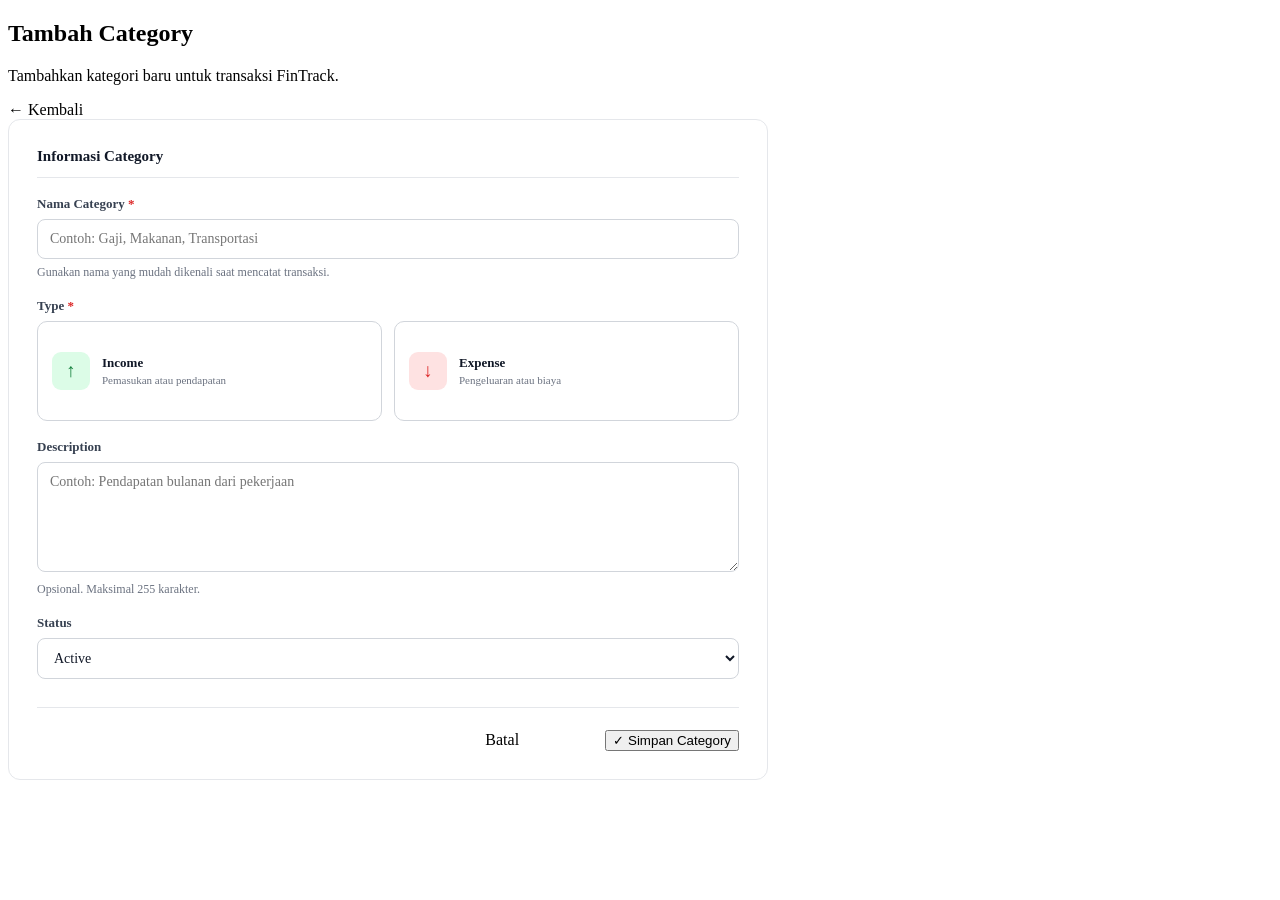
<file: src/main/resources/templates/categories/form.html>
<!doctype html>
<html lang="id" xmlns:th="http://www.thymeleaf.org">
  <head>
    <meta charset="UTF-8" />

    <meta name="viewport" content="width=device-width, initial-scale=1.0" />

    <title>FinTrack - Category</title>

    <link rel="stylesheet" th:href="@{/css/fintrack.css}" />

    <style>
      /* =================================================
           CATEGORY FORM
           ================================================= */

      .category-form-wrapper {
        max-width: 760px;
      }

      .category-form-card {
        background: #ffffff;
        border: 1px solid #e5e7eb;
        border-radius: 12px;
        padding: 28px;
      }

      .form-section {
        margin-bottom: 28px;
      }

      .form-section:last-child {
        margin-bottom: 0;
      }

      .form-section-title {
        margin-bottom: 18px;
        padding-bottom: 12px;
        border-bottom: 1px solid #e5e7eb;
        font-size: 15px;
        font-weight: 700;
        color: #111827;
      }

      .form-group {
        margin-bottom: 18px;
      }

      .form-group:last-child {
        margin-bottom: 0;
      }

      .form-label {
        display: block;
        margin-bottom: 7px;
        font-size: 13px;
        font-weight: 600;
        color: #374151;
      }

      .form-label .required {
        color: #dc2626;
      }

      .form-control {
        width: 100%;
        box-sizing: border-box;
        padding: 11px 12px;
        border: 1px solid #d1d5db;
        border-radius: 8px;
        outline: none;
        background: #ffffff;
        color: #111827;
        font-family: inherit;
        font-size: 14px;
        transition:
          border-color 0.2s ease,
          box-shadow 0.2s ease;
      }

      .form-control:focus {
        border-color: #2563eb;
        box-shadow: 0 0 0 3px rgba(37, 99, 235, 0.1);
      }

      textarea.form-control {
        min-height: 110px;
        resize: vertical;
      }

      .form-help {
        margin-top: 6px;
        font-size: 12px;
        color: #6b7280;
      }

      .category-type-options {
        display: grid;
        grid-template-columns: repeat(2, minmax(0, 1fr));
        gap: 12px;
      }

      .type-option {
        position: relative;
      }

      .type-option input {
        position: absolute;
        opacity: 0;
        pointer-events: none;
      }

      .type-option label {
        display: flex;
        align-items: center;
        gap: 12px;
        min-height: 70px;
        padding: 14px;
        border: 1px solid #d1d5db;
        border-radius: 10px;
        cursor: pointer;
        transition:
          border-color 0.2s ease,
          background 0.2s ease,
          box-shadow 0.2s ease;
      }

      .type-option label:hover {
        border-color: #9ca3af;
      }

      .type-option input:checked + label {
        border-color: #2563eb;
        background: #eff6ff;
        box-shadow: 0 0 0 2px rgba(37, 99, 235, 0.08);
      }

      .type-icon {
        display: flex;
        align-items: center;
        justify-content: center;
        width: 38px;
        height: 38px;
        flex-shrink: 0;
        border-radius: 9px;
        font-size: 19px;
      }

      .type-icon.income {
        background: #dcfce7;
        color: #15803d;
      }

      .type-icon.expense {
        background: #fee2e2;
        color: #dc2626;
      }

      .type-content {
        display: flex;
        flex-direction: column;
        gap: 3px;
      }

      .type-title {
        font-size: 13px;
        font-weight: 700;
        color: #111827;
      }

      .type-description {
        font-size: 11px;
        color: #6b7280;
      }

      .form-actions {
        display: flex;
        align-items: center;
        justify-content: flex-end;
        gap: 10px;
        padding-top: 22px;
        border-top: 1px solid #e5e7eb;
      }

      .form-actions .btn {
        min-width: 110px;
      }

      .current-status {
        display: inline-flex;
        align-items: center;
        gap: 6px;
        margin-top: 8px;
        padding: 5px 9px;
        border-radius: 999px;
        background: #dcfce7;
        color: #15803d;
        font-size: 11px;
        font-weight: 700;
      }

      @media (max-width: 768px) {
        .category-form-card {
          padding: 20px;
        }

        .category-type-options {
          grid-template-columns: 1fr;
        }

        .form-actions {
          flex-direction: column-reverse;
          align-items: stretch;
        }

        .form-actions .btn {
          width: 100%;
        }
      }
    </style>
  </head>

  <body>
    <div class="app">
      <!-- =====================================================
         SIDEBAR
         ===================================================== -->

      <div th:replace="~{fragments/layout :: sidebar}"></div>

      <!-- =====================================================
         MAIN
         ===================================================== -->

      <main class="main">
        <!-- TOPBAR -->

        <div th:replace="~{fragments/layout :: topbar}"></div>

        <!-- =================================================
             CONTENT
             ================================================= -->

        <section class="content">
          <!-- =================================================
                 PAGE HEADER
                 ================================================= -->

          <div class="page-header">
            <div>
              <h1
                th:text="${category.id == null
                            ? 'Tambah Category'
                            : 'Edit Category'}"
              >
                Tambah Category
              </h1>

              <p
                th:text="${category.id == null
                            ? 'Tambahkan kategori baru untuk transaksi FinTrack.'
                            : 'Perbarui informasi kategori yang sudah ada.'}"
              >
                Tambahkan kategori baru untuk transaksi FinTrack.
              </p>
            </div>

            <div>
              <a th:href="@{/admin/categories}" class="btn btn-secondary">
                ← Kembali
              </a>
            </div>
          </div>

          <!-- =================================================
                 FORM
                 ================================================= -->

          <div class="category-form-wrapper">
            <div class="category-form-card">
              <form
                method="post"
                th:action="@{/admin/categories/save}"
                th:object="${category}"
              >
                <!-- CSRF -->

                <input
                  type="hidden"
                  th:name="${_csrf.parameterName}"
                  th:value="${_csrf.token}"
                />

                <!-- ID -->

                <input type="hidden" th:field="*{id}" />

                <!-- =================================================
                             BASIC INFORMATION
                             ================================================= -->

                <div class="form-section">
                  <div class="form-section-title">Informasi Category</div>

                  <!-- NAME -->

                  <div class="form-group">
                    <label for="name" class="form-label">
                      Nama Category

                      <span class="required"> * </span>
                    </label>

                    <input
                      type="text"
                      id="name"
                      th:field="*{name}"
                      class="form-control"
                      placeholder="Contoh: Gaji, Makanan, Transportasi"
                      maxlength="100"
                      required
                    />

                    <div class="form-help">
                      Gunakan nama yang mudah dikenali saat mencatat transaksi.
                    </div>
                  </div>

                  <!-- TYPE -->

                  <div class="form-group">
                    <label class="form-label">
                      Type

                      <span class="required"> * </span>
                    </label>

                    <div class="category-type-options">
                      <!-- INCOME -->

                      <div class="type-option">
                        <input
                          type="radio"
                          id="typeIncome"
                          th:field="*{type}"
                          value="INCOME"
                        />

                        <label for="typeIncome">
                          <span class="type-icon income"> ↑ </span>

                          <span class="type-content">
                            <span class="type-title"> Income </span>

                            <span class="type-description">
                              Pemasukan atau pendapatan
                            </span>
                          </span>
                        </label>
                      </div>

                      <!-- EXPENSE -->

                      <div class="type-option">
                        <input
                          type="radio"
                          id="typeExpense"
                          th:field="*{type}"
                          value="EXPENSE"
                        />

                        <label for="typeExpense">
                          <span class="type-icon expense"> ↓ </span>

                          <span class="type-content">
                            <span class="type-title"> Expense </span>

                            <span class="type-description">
                              Pengeluaran atau biaya
                            </span>
                          </span>
                        </label>
                      </div>
                    </div>
                  </div>

                  <!-- DESCRIPTION -->

                  <div class="form-group">
                    <label for="description" class="form-label">
                      Description
                    </label>

                    <textarea
                      id="description"
                      th:field="*{description}"
                      class="form-control"
                      placeholder="Contoh: Pendapatan bulanan dari pekerjaan"
                      maxlength="255"
                    ></textarea>

                    <div class="form-help">
                      Opsional. Maksimal 255 karakter.
                    </div>
                  </div>

                  <!-- STATUS -->

                  <div class="form-group" th:if="${category.id != null}">
                    <label for="status" class="form-label"> Status </label>

                    <select
                      id="status"
                      th:field="*{status}"
                      class="form-control"
                    >
                      <option value="ACTIVE">Active</option>

                      <option value="INACTIVE">Inactive</option>
                    </select>
                  </div>
                </div>

                <!-- =================================================
                             ACTIONS
                             ================================================= -->

                <div class="form-actions">
                  <a th:href="@{/admin/categories}" class="btn btn-secondary">
                    Batal
                  </a>

                  <button type="submit" class="btn btn-primary">
                    <span> ✓ </span>

                    <span
                      th:text="${category.id == null
                                        ? 'Simpan Category'
                                        : 'Simpan Perubahan'}"
                    >
                      Simpan Category
                    </span>
                  </button>
                </div>
              </form>
            </div>
          </div>
        </section>
      </main>

      <div th:replace="~{fragments/layout :: mobileMenu}"></div>

      <div th:replace="~{fragments/layout :: scripts}"></div>
    </div>
  </body>
</html>
</file>
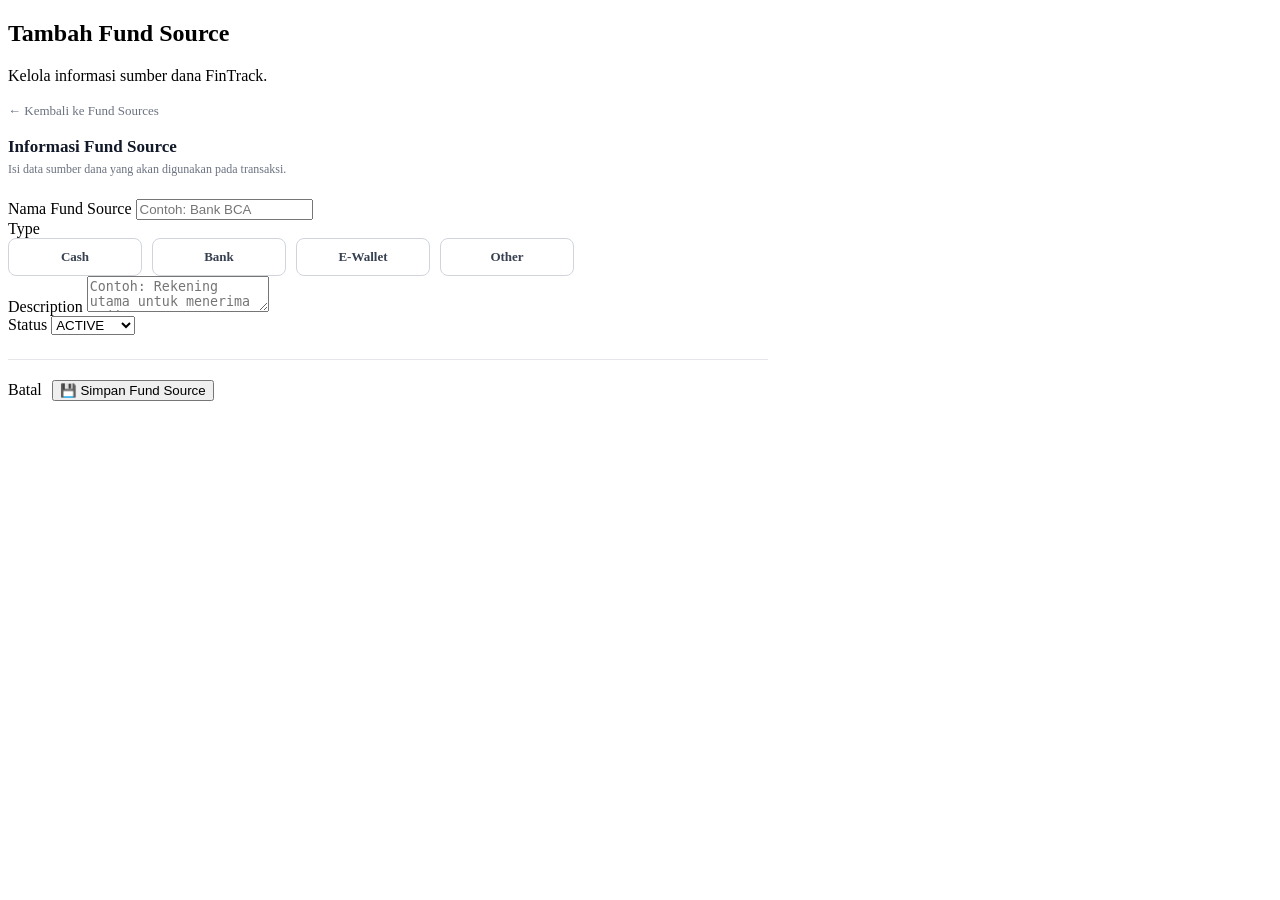
<file: src/main/resources/templates/fund-sources/form.html>
<!doctype html>
<html lang="id" xmlns:th="http://www.thymeleaf.org">
  <head>
    <meta charset="UTF-8" />

    <meta name="viewport" content="width=device-width, initial-scale=1.0" />

    <title>FinTrack - Fund Source Form</title>

    <link rel="stylesheet" th:href="@{/css/fintrack.css}" />

    <style>
      /* =================================================
       FUND SOURCE FORM
       ================================================= */

      .fund-source-form-card {
        max-width: 760px;
      }

      .fund-source-form-header {
        margin-bottom: 22px;
      }

      .fund-source-form-header h2 {
        margin: 0;

        font-size: 17px;

        color: #111827;
      }

      .fund-source-form-header p {
        margin: 5px 0 0;

        font-size: 12px;

        color: #6b7280;
      }

      .fund-source-type-options {
        display: flex;

        gap: 10px;

        flex-wrap: wrap;
      }

      .fund-source-type-option {
        position: relative;
      }

      .fund-source-type-option input {
        position: absolute;

        opacity: 0;

        pointer-events: none;
      }

      .fund-source-type-option label {
        display: inline-flex;

        align-items: center;

        justify-content: center;

        min-width: 100px;

        padding: 10px 16px;

        border: 1px solid #d1d5db;

        border-radius: 8px;

        background: #ffffff;

        color: #374151;

        font-size: 13px;

        font-weight: 600;

        cursor: pointer;

        transition: all 0.2s ease;
      }

      .fund-source-type-option label:hover {
        border-color: #2563eb;

        background: #eff6ff;
      }

      .fund-source-type-option input:checked + label {
        border-color: #2563eb;

        background: #eff6ff;

        color: #2563eb;
      }

      .fund-source-form-actions {
        display: flex;

        align-items: center;

        gap: 10px;

        margin-top: 24px;

        padding-top: 20px;

        border-top: 1px solid #e5e7eb;
      }

      .back-link {
        display: inline-flex;

        align-items: center;

        gap: 6px;

        margin-bottom: 18px;

        color: #6b7280;

        font-size: 13px;

        font-weight: 500;
      }

      .back-link:hover {
        color: #2563eb;
      }

      @media (max-width: 768px) {
        .fund-source-type-options {
          flex-direction: column;
        }

        .fund-source-type-option label {
          width: 100%;

          box-sizing: border-box;
        }

        .fund-source-form-actions {
          flex-direction: column;

          align-items: stretch;
        }

        .fund-source-form-actions .btn {
          width: 100%;
        }
      }
    </style>
  </head>

  <body>
    <!-- =====================================================
       APP
       ===================================================== -->

    <div class="app">
      <!-- SIDEBAR -->

      <div th:replace="~{fragments/layout :: sidebar}"></div>

      <!-- =====================================================
         MAIN
         ===================================================== -->

      <main class="main">
        <!-- TOPBAR -->

        <div th:replace="~{fragments/layout :: topbar}"></div>

        <!-- CONTENT -->

        <section class="content">
          <!-- PAGE HEADER -->

          <div class="page-header">
            <div>
              <h1
                th:text="${fundSource.id == null
                ? 'Tambah Fund Source'
                : 'Edit Fund Source'}"
              >
                Tambah Fund Source
              </h1>

              <p>Kelola informasi sumber dana FinTrack.</p>
            </div>
          </div>

          <!-- BACK -->

          <a th:href="@{/admin/fund-sources}" class="back-link">
            ← Kembali ke Fund Sources
          </a>

          <!-- FORM CARD -->

          <div class="card form-card fund-source-form-card">
            <div class="fund-source-form-header">
              <h2>Informasi Fund Source</h2>

              <p>Isi data sumber dana yang akan digunakan pada transaksi.</p>
            </div>

            <!-- FORM -->

            <form
              th:action="@{/admin/fund-sources/save}"
              th:object="${fundSource}"
              method="post"
            >
              <!-- CSRF -->

              <input
                type="hidden"
                th:name="${_csrf.parameterName}"
                th:value="${_csrf.token}"
              />

              <!-- ID -->

              <input type="hidden" th:field="*{id}" />

              <!-- NAME -->

              <div class="form-group">
                <label for="name" class="form-label"> Nama Fund Source </label>

                <input
                  type="text"
                  id="name"
                  th:field="*{name}"
                  class="form-control"
                  placeholder="Contoh: Bank BCA"
                  required
                  maxlength="100"
                />
              </div>

              <!-- TYPE -->

              <div class="form-group">
                <label class="form-label"> Type </label>

                <div class="fund-source-type-options">
                  <!-- CASH -->

                  <div class="fund-source-type-option">
                    <input
                      type="radio"
                      id="typeCash"
                      th:field="*{type}"
                      value="CASH"
                    />

                    <label for="typeCash"> Cash </label>
                  </div>

                  <!-- BANK -->

                  <div class="fund-source-type-option">
                    <input
                      type="radio"
                      id="typeBank"
                      th:field="*{type}"
                      value="BANK"
                    />

                    <label for="typeBank"> Bank </label>
                  </div>

                  <!-- E-WALLET -->

                  <div class="fund-source-type-option">
                    <input
                      type="radio"
                      id="typeEwallet"
                      th:field="*{type}"
                      value="EWALLET"
                    />

                    <label for="typeEwallet"> E-Wallet </label>
                  </div>

                  <!-- OTHER -->

                  <div class="fund-source-type-option">
                    <input
                      type="radio"
                      id="typeOther"
                      th:field="*{type}"
                      value="OTHER"
                    />

                    <label for="typeOther"> Other </label>
                  </div>
                </div>
              </div>

              <!-- DESCRIPTION -->

              <div class="form-group">
                <label for="description" class="form-label">
                  Description
                </label>

                <textarea
                  id="description"
                  th:field="*{description}"
                  class="form-control"
                  placeholder="Contoh: Rekening utama untuk menerima gaji"
                  maxlength="255"
                ></textarea>
              </div>

              <!-- STATUS -->

              <div class="form-group" th:if="${fundSource.id != null}">
                <label for="status" class="form-label"> Status </label>

                <select id="status" th:field="*{status}" class="form-select">
                  <option value="ACTIVE">ACTIVE</option>

                  <option value="INACTIVE">INACTIVE</option>
                </select>
              </div>

              <!-- ACTIONS -->

              <div class="fund-source-form-actions">
                <a th:href="@{/admin/fund-sources}" class="btn btn-light">
                  Batal
                </a>

                <button type="submit" class="btn btn-primary">
                  <span> 💾 </span>

                  Simpan Fund Source
                </button>
              </div>
            </form>
          </div>
        </section>
      </main>

      <div th:replace="~{fragments/layout :: mobileMenu}"></div>

      <div th:replace="~{fragments/layout :: scripts}"></div>
    </div>
  </body>
</html>
</file>
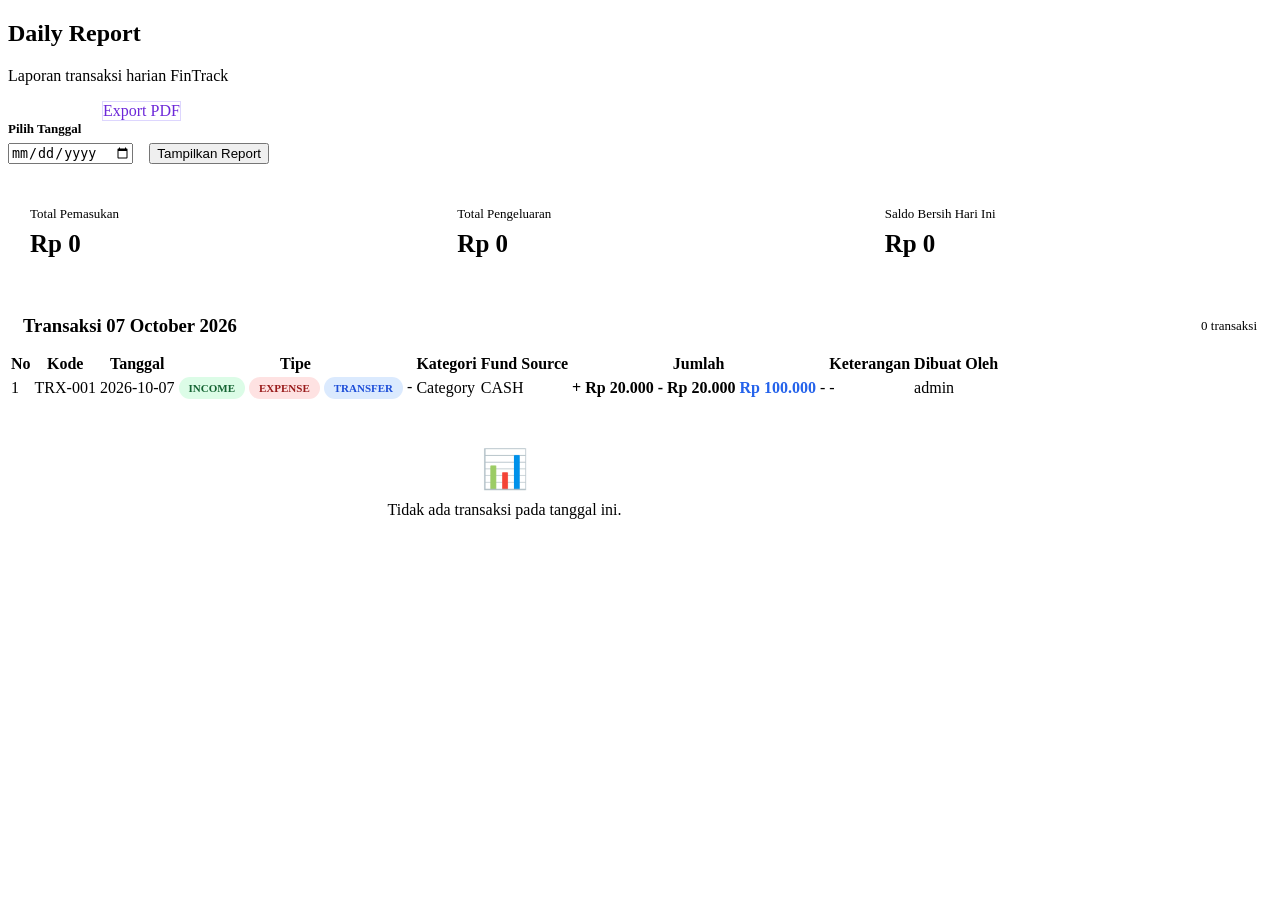
<file: src/main/resources/templates/reports/daily.html>
<!doctype html>
<html lang="id" xmlns:th="http://www.thymeleaf.org">
  <head>
    <meta charset="UTF-8" />

    <meta name="viewport" content="width=device-width, initial-scale=1.0" />

    <title>Daily Report - FinTrack</title>

    <link rel="stylesheet" th:href="@{/css/fintrack.css}" />

    <style>
      /* =========================
         DAILY REPORT
         ========================= */

      .report-filter {
        margin-bottom: 20px;
      }

      .report-filter-form {
        display: flex;
        align-items: end;
        gap: 16px;
        flex-wrap: wrap;
      }

      .report-filter-group {
        display: flex;
        flex-direction: column;
        gap: 6px;
      }

      .report-filter-group label {
        font-size: 13px;
        font-weight: 600;
        color: var(--text);
      }

      .report-filter-actions {
        display: flex;
        gap: 10px;
      }

      .report-actions {
        display: flex;
        gap: 10px;
        flex-wrap: wrap;
      }

      .btn-success {
        background: var(--success);
        color: white;
      }

      .btn-success:hover {
        opacity: 0.9;
      }

      .btn-pdf {
        background: #fff;
        color: #6d28d9;
        border: 1px solid #ddd6fe;
      }

      .btn-pdf:hover {
        background: #f5f3ff;
      }

      /* =========================
         SUMMARY
         ========================= */

      .report-summary {
        display: grid;
        grid-template-columns: repeat(3, 1fr);
        gap: 18px;
        margin-bottom: 20px;
      }

      .report-summary-card {
        background: var(--surface);
        border: 1px solid var(--border);
        border-radius: var(--radius);
        padding: 22px;
        box-shadow: var(--shadow);
      }

      .report-summary-label {
        font-size: 13px;
        color: var(--muted);
        margin-bottom: 8px;
      }

      .report-summary-value {
        font-size: 25px;
        font-weight: 700;
      }

      .report-summary-value.income {
        color: var(--success);
      }

      .report-summary-value.expense {
        color: var(--danger);
      }

      .report-summary-value.balance {
        color: var(--primary);
      }

      /* =========================
         REPORT TABLE
         ========================= */

      .report-table-wrapper {
        overflow-x: auto;
      }

      .report-date-title {
        display: flex;
        justify-content: space-between;
        align-items: center;
        gap: 10px;
        margin-bottom: 0;
      }

      .report-date-title h3 {
        margin: 0;
      }

      .report-count {
        font-size: 13px;
        color: var(--muted);
      }

      .amount-income {
        color: var(--success);
        font-weight: 700;
      }

      .amount-expense {
        color: var(--danger);
        font-weight: 700;
      }

      .badge-income {
        display: inline-flex;
        align-items: center;
        padding: 5px 10px;
        border-radius: 999px;
        background: #dcfce7;
        color: #166534;
        font-size: 11px;
        font-weight: 700;
      }

      .badge-expense {
        display: inline-flex;
        align-items: center;
        padding: 5px 10px;
        border-radius: 999px;
        background: #fee2e2;
        color: #991b1b;
        font-size: 11px;
        font-weight: 700;
      }

      .empty-report {
        text-align: center;
        padding: 45px 20px;
        color: var(--muted);
      }

      .empty-report-icon {
        font-size: 38px;
        margin-bottom: 10px;
      }

      /* =========================
         RESPONSIVE
         ========================= */

      @media (max-width: 900px) {
        .report-summary {
          grid-template-columns: 1fr;
        }
      }

      @media (max-width: 768px) {
        .report-filter-form {
          flex-direction: column;
          align-items: stretch;
        }

        .report-filter-actions {
          width: 100%;
        }

        .report-filter-actions .btn {
          flex: 1;
        }

        .report-actions {
          width: 100%;
        }

        .report-actions .btn {
          flex: 1;
        }
      }

      .badge-transfer {
        display: inline-flex;
        align-items: center;
        padding: 5px 10px;
        border-radius: 999px;
        background: #dbeafe;
        color: #1d4ed8;
        font-size: 11px;
        font-weight: 700;
      }

      .amount-transfer {
        color: #2563eb;
        font-weight: 700;
      }
    </style>
  </head>

  <body>
    <!-- SIDEBAR -->
    <div th:replace="~{fragments/layout :: sidebar}"></div>

    <!-- MAIN AREA -->
    <main class="main">
      <!-- TOPBAR -->
      <div th:replace="~{fragments/layout :: topbar}"></div>

      <!-- CONTENT -->
      <section class="content">
        <!-- PAGE HEADER -->
        <div class="page-header">
          <div>
            <h1 th:text="${pageTitle}">Daily Report</h1>

            <p th:text="${pageSubtitle}">Laporan transaksi harian FinTrack</p>
          </div>

          <div class="report-actions">
            <a
              class="btn btn-success"
              th:href="@{/reports/export/daily(date=${selectedDate})}"
            >
              Export Excel
            </a>

            <a
              class="btn btn-pdf"
              th:href="@{/reports/export/pdf/daily(date=${selectedDate})}"
            >
              Export PDF
            </a>
          </div>
        </div>

        <!-- FILTER -->
        <div class="card report-filter">
          <form
            method="get"
            th:action="@{/reports/daily}"
            class="report-filter-form"
          >
            <div class="report-filter-group">
              <label for="date"> Pilih Tanggal </label>

              <input
                id="date"
                name="date"
                type="date"
                class="form-control"
                th:value="${selectedDate}"
                required
              />
            </div>

            <div class="report-filter-actions">
              <button type="submit" class="btn btn-primary">
                Tampilkan Report
              </button>
            </div>
          </form>
        </div>

        <!-- SUMMARY -->
        <div class="report-summary">
          <!-- INCOME -->
          <div class="report-summary-card">
            <div class="report-summary-label">Total Pemasukan</div>

            <div
              class="report-summary-value income"
              th:text="${'Rp ' + #numbers.formatDecimal(totalIncome, 0, 'POINT', 0, 'COMMA')}"
            >
              Rp 0
            </div>
          </div>

          <!-- EXPENSE -->
          <div class="report-summary-card">
            <div class="report-summary-label">Total Pengeluaran</div>

            <div
              class="report-summary-value expense"
              th:text="${'Rp ' + #numbers.formatDecimal(totalExpense, 0, 'POINT', 0, 'COMMA')}"
            >
              Rp 0
            </div>
          </div>

          <!-- BALANCE -->
          <div class="report-summary-card">
            <div class="report-summary-label">Saldo Bersih Hari Ini</div>

            <div
              class="report-summary-value balance"
              th:text="${'Rp ' + #numbers.formatDecimal(balance, 0, 'POINT', 0, 'COMMA')}"
            >
              Rp 0
            </div>
          </div>
        </div>

        <!-- TRANSACTION TABLE -->
        <div class="card table-card">
          <div class="card-header">
            <div class="report-date-title" style="padding: 15px">
              <h3>
                Transaksi
                <span
                  th:text="${#temporals.format(selectedDate, 'dd MMMM yyyy')}"
                >
                  07 October 2026
                </span>
              </h3>

              <span
                class="report-count"
                th:text="${transactions.size() + ' transaksi'}"
              >
                0 transaksi
              </span>
            </div>
          </div>

          <div class="report-table-wrapper">
            <table class="data-table">
              <thead>
                <tr>
                  <th>No</th>

                  <th>Kode</th>

                  <th>Tanggal</th>

                  <th>Tipe</th>

                  <th>Kategori</th>

                  <th>Fund Source</th>

                  <th>Jumlah</th>

                  <th>Keterangan</th>

                  <th>Dibuat Oleh</th>
                </tr>
              </thead>

              <tbody>
                <tr th:each="transaction, stat : ${transactions}">
                  <td th:text="${stat.count}">1</td>

                  <td th:text="${transaction.transactionCode}">TRX-001</td>

                  <td th:text="${transaction.transactionDate}">2026-10-07</td>

                  <td>
                    <span
                      th:if="${transaction.type != null and transaction.type.name() == 'INCOME'}"
                      class="badge-income"
                    >
                      INCOME
                    </span>

                    <span
                      th:if="${transaction.type != null and transaction.type.name() == 'EXPENSE'}"
                      class="badge-expense"
                    >
                      EXPENSE
                    </span>

                    <span
                      th:if="${transaction.type != null and transaction.type.name() == 'TRANSFER'}"
                      class="badge-transfer"
                    >
                      TRANSFER
                    </span>

                    <span th:if="${transaction.type == null}">-</span>
                  </td>

                  <td>
                    <span
                      th:text="${transaction.category != null
      ? transaction.category.name
      : '-'}"
                    >
                      Category
                    </span>
                  </td>

                  <td>
                    <span
                      th:text="${transaction.fundSource != null
      ? transaction.fundSource.name
      : '-'}"
                    >
                      CASH
                    </span>
                  </td>

                  <td>
                    <!-- INCOME -->
                    <span
                      th:if="${transaction.type != null and transaction.type.name() == 'INCOME'}"
                      class="amount-income"
                      th:text="${'+ Rp ' + #numbers.formatDecimal(transaction.amount, 0, 'POINT', 0, 'COMMA')}"
                    >
                      + Rp 20.000
                    </span>

                    <!-- EXPENSE -->
                    <span
                      th:if="${transaction.type != null and transaction.type.name() == 'EXPENSE'}"
                      class="amount-expense"
                      th:text="${'- Rp ' + #numbers.formatDecimal(transaction.amount, 0, 'POINT', 0, 'COMMA')}"
                    >
                      - Rp 20.000
                    </span>

                    <!-- Transfer -->
                    <span
                      th:if="${transaction.type != null and transaction.type.name() == 'TRANSFER'}"
                      class="amount-transfer"
                      th:text="${'Rp ' + #numbers.formatDecimal(transaction.amount, 0, 'POINT', 0, 'COMMA')}"
                    >
                      Rp 100.000
                    </span>

                    <span th:if="${transaction.type == null}">-</span>
                  </td>

                  <td
                    th:text="${transaction.description != null ? transaction.description : '-'}"
                  >
                    -
                  </td>

                  <td
                    th:text="${transaction.createdBy != null ? transaction.createdBy : '-'}"
                  >
                    admin
                  </td>
                </tr>

                <!-- EMPTY -->
                <tr th:if="${#lists.isEmpty(transactions)}">
                  <td colspan="9" class="empty-report">
                    <div class="empty-report-icon">📊</div>

                    <div>Tidak ada transaksi pada tanggal ini.</div>
                  </td>
                </tr>
              </tbody>
            </table>
          </div>
        </div>
      </section>
    </main>

    <!-- MOBILE MENU / SCRIPT -->
    <div th:replace="~{fragments/layout :: mobileMenu}"></div>

    <div th:replace="~{fragments/layout :: scripts}"></div>
  </body>
</html>
</file>
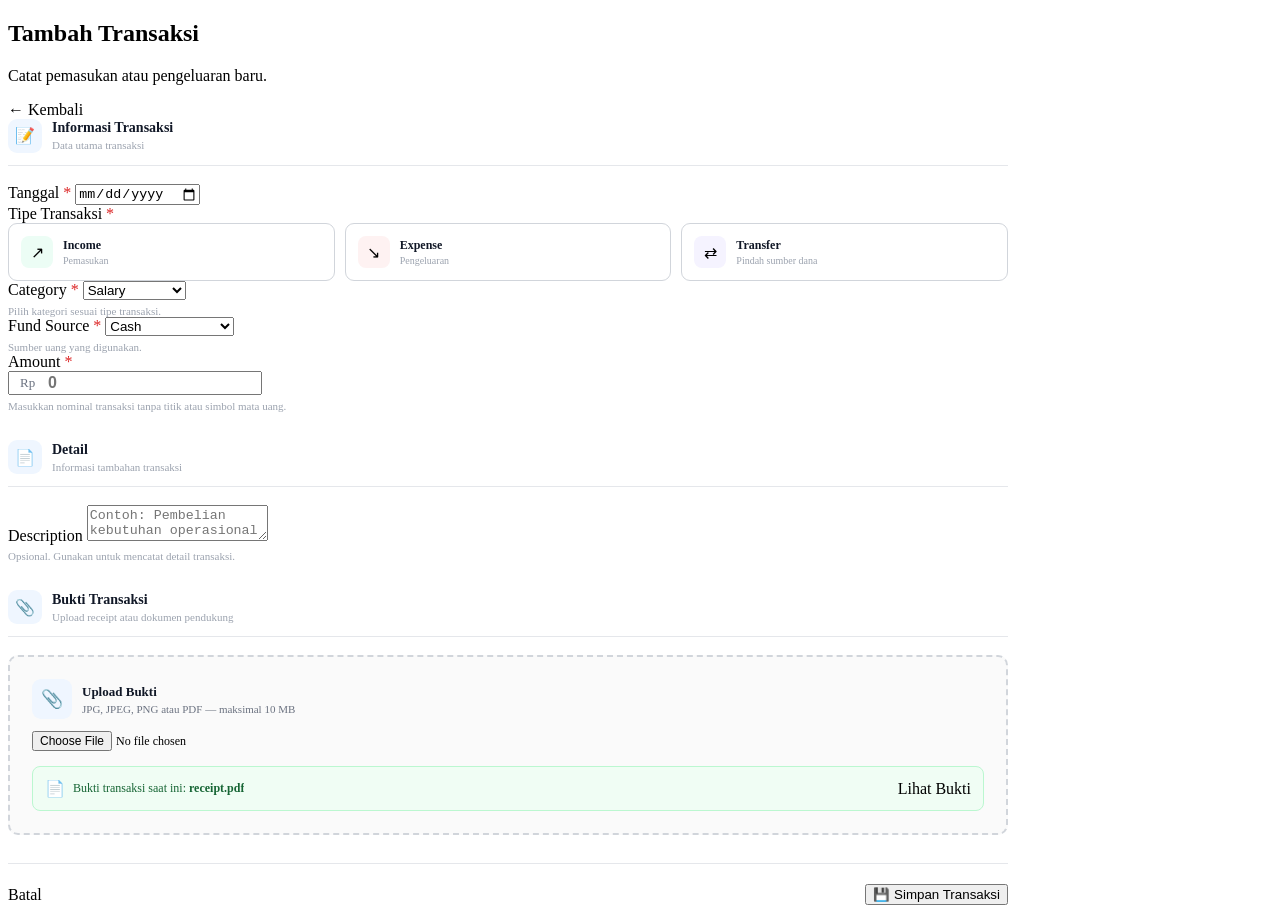
<file: src/main/resources/templates/transactions/form.html>
<!doctype html>
<html lang="id" xmlns:th="http://www.thymeleaf.org">
  <head>
    <meta charset="UTF-8" />

    <meta name="viewport" content="width=device-width, initial-scale=1.0" />

    <title>FinTrack - Transaction Form</title>

    <link rel="stylesheet" th:href="@{/css/fintrack.css}" />

    <style>
      /* =================================================
           TRANSACTION FORM
           ================================================= */

      .transaction-form-wrapper {
        max-width: 1000px;
      }

      .form-card {
        max-width: none;
      }

      .form-section {
        margin-bottom: 28px;
      }

      .form-section:last-child {
        margin-bottom: 0;
      }

      .form-section-title {
        display: flex;
        align-items: center;
        gap: 10px;

        margin-bottom: 18px;

        padding-bottom: 12px;

        border-bottom: 1px solid #e5e7eb;
      }

      .form-section-icon {
        width: 34px;
        height: 34px;

        display: flex;
        align-items: center;
        justify-content: center;

        background: #eff6ff;

        border-radius: 9px;

        font-size: 16px;
      }

      .form-section-title h3 {
        margin: 0;

        font-size: 14px;

        color: #111827;
      }

      .form-section-title p {
        margin: 3px 0 0;

        font-size: 11px;

        color: #9ca3af;
      }

      .required {
        color: #dc2626;
      }

      .form-help {
        display: block;

        margin-top: 5px;

        font-size: 11px;

        color: #9ca3af;
      }

      .amount-wrapper {
        position: relative;
      }

      .amount-prefix {
        position: absolute;

        left: 12px;
        top: 50%;

        transform: translateY(-50%);

        font-size: 13px;

        color: #6b7280;

        pointer-events: none;
      }

      .amount-input {
        padding-left: 38px !important;

        font-size: 16px !important;

        font-weight: 600;
      }

      .receipt-upload {
        border: 2px dashed #d1d5db;

        border-radius: 10px;

        padding: 22px;

        background: #fafafa;

        transition:
          border-color 0.2s ease,
          background 0.2s ease;
      }

      .receipt-upload:hover {
        border-color: #93c5fd;

        background: #f8fbff;
      }

      .receipt-upload input[type="file"] {
        width: 100%;

        font-family: inherit;

        font-size: 12px;
      }

      .receipt-info {
        display: flex;

        align-items: center;

        gap: 10px;

        margin-bottom: 12px;
      }

      .receipt-icon {
        width: 40px;
        height: 40px;

        display: flex;
        align-items: center;
        justify-content: center;

        background: #eff6ff;

        border-radius: 9px;

        font-size: 18px;
      }

      .receipt-title {
        font-size: 13px;

        font-weight: 600;

        color: #111827;
      }

      .receipt-description {
        margin-top: 3px;

        font-size: 11px;

        color: #6b7280;
      }

      .current-receipt {
        margin-top: 15px;

        padding: 12px;

        display: flex;

        align-items: center;

        justify-content: space-between;

        gap: 10px;

        background: #f0fdf4;

        border: 1px solid #bbf7d0;

        border-radius: 8px;
      }

      .current-receipt-info {
        display: flex;

        align-items: center;

        gap: 8px;

        min-width: 0;
      }

      .current-receipt-name {
        font-size: 12px;

        color: #166534;

        overflow: hidden;

        white-space: nowrap;

        text-overflow: ellipsis;
      }

      .form-actions {
        display: flex;

        align-items: center;

        justify-content: space-between;

        gap: 10px;

        padding-top: 20px;

        border-top: 1px solid #e5e7eb;
      }

      .form-actions-left,
      .form-actions-right {
        display: flex;

        align-items: center;

        gap: 8px;
      }

      .type-selector {
        display: grid;
        grid-template-columns: repeat(3, minmax(0, 1fr));
        gap: 10px;
      }

      .type-option {
        position: relative;
      }

      .type-option input {
        position: absolute;

        opacity: 0;

        pointer-events: none;
      }

      .type-option label {
        display: flex;

        align-items: center;

        gap: 10px;

        padding: 12px;

        border: 1px solid #d1d5db;

        border-radius: 9px;

        cursor: pointer;

        transition:
          border-color 0.2s ease,
          background 0.2s ease;
      }

      .type-option label:hover {
        background: #f9fafb;
      }

      .type-option input:checked + label {
        border-color: #2563eb;

        background: #eff6ff;
      }

      .type-option-icon {
        width: 32px;
        height: 32px;

        display: flex;

        align-items: center;
        justify-content: center;

        border-radius: 8px;

        font-size: 16px;
      }

      .type-income-icon {
        background: #ecfdf5;
      }

      .type-expense-icon {
        background: #fef2f2;
      }

      .type-transfer-icon {
        background: #f5f3ff;
      }

      .type-option input:disabled + label {
        opacity: 0.5;
        cursor: not-allowed;
      }

      .type-option-title {
        display: block;

        font-size: 12px;

        font-weight: 700;

        color: #111827;
      }

      .type-option-description {
        display: block;

        margin-top: 2px;

        font-size: 10px;

        color: #9ca3af;
      }

      @media (max-width: 768px) {
        .form-row {
          grid-template-columns: 1fr;
        }

        .type-selector {
          grid-template-columns: 1fr;
        }

        .form-actions {
          align-items: stretch;

          flex-direction: column;
        }

        .form-actions-left,
        .form-actions-right {
          width: 100%;
        }

        .form-actions .btn {
          flex: 1;
        }

        .current-receipt {
          align-items: flex-start;

          flex-direction: column;
        }
      }
    </style>
  </head>

  <body>
    <div class="app">
      <!-- =====================================================
         SIDEBAR
         ===================================================== -->

      <div th:replace="~{fragments/layout :: sidebar}"></div>

      <!-- =====================================================
         MAIN
         ===================================================== -->

      <main class="main">
        <!-- TOPBAR -->

        <div th:replace="~{fragments/layout :: topbar}"></div>

        <!-- =================================================
             CONTENT
             ================================================= -->

        <section class="content">
          <div class="transaction-form-wrapper">
            <!-- =================================================
                     PAGE HEADER
                     ================================================= -->

            <div class="page-header">
              <div>
                <h1
                  th:text="${transaction.id == null
                                ? 'Tambah Transaksi'
                                : 'Edit Transaksi'}"
                >
                  Tambah Transaksi
                </h1>

                <p
                  th:text="${transaction.id == null
                                ? 'Catat pemasukan atau pengeluaran baru.'
                                : 'Perbarui informasi transaksi.'}"
                >
                  Catat pemasukan atau pengeluaran baru.
                </p>
              </div>

              <a th:href="@{/transactions}" class="btn btn-light">
                ← Kembali
              </a>
            </div>

            <!-- =================================================
                     FORM
                     ================================================= -->

            <div class="card form-card">
              <form
                method="post"
                th:action="@{/transactions/save}"
                th:object="${transaction}"
                enctype="multipart/form-data"
              >
                <!-- CSRF -->

                <input
                  type="hidden"
                  th:name="${_csrf.parameterName}"
                  th:value="${_csrf.token}"
                />

                <!-- ID -->

                <input type="hidden" th:field="*{id}" />

                <!-- =================================================
                             BASIC INFORMATION
                             ================================================= -->

                <div class="form-section">
                  <div class="form-section-title">
                    <div class="form-section-icon">📝</div>

                    <div>
                      <h3>Informasi Transaksi</h3>

                      <p>Data utama transaksi</p>
                    </div>
                  </div>

                  <div class="form-row">
                    <!-- DATE -->

                    <div class="form-group">
                      <label class="form-label" for="transactionDate">
                        Tanggal
                        <span class="required">*</span>
                      </label>

                      <input
                        type="date"
                        id="transactionDate"
                        class="form-control"
                        th:field="*{transactionDate}"
                        required
                      />
                    </div>

                    <!-- TYPE -->

                    <div class="form-group">
                      <label class="form-label">
                        Tipe Transaksi
                        <span class="required">*</span>
                      </label>

                      <div class="type-selector">
                        <!-- INCOME -->

                        <div class="type-option">
                          <input
                            type="radio"
                            id="income"
                            th:field="*{type}"
                            value="INCOME"
                            required
                          />

                          <label for="income">
                            <span class="type-option-icon type-income-icon">
                              ↗
                            </span>

                            <span>
                              <span class="type-option-title"> Income </span>

                              <span class="type-option-description">
                                Pemasukan
                              </span>
                            </span>
                          </label>
                        </div>

                        <!-- EXPENSE -->

                        <div class="type-option">
                          <input
                            type="radio"
                            id="expense"
                            th:field="*{type}"
                            value="EXPENSE"
                            required
                          />

                          <label for="expense">
                            <span class="type-option-icon type-expense-icon">
                              ↘
                            </span>

                            <span>
                              <span class="type-option-title"> Expense </span>

                              <span class="type-option-description">
                                Pengeluaran
                              </span>
                            </span>
                          </label>
                        </div>

                        <!-- TRANSFER -->
                        <div class="type-option">
                          <input
                            type="radio"
                            id="transfer"
                            th:field="*{type}"
                            value="TRANSFER"
                            required
                          />

                          <label for="transfer">
                            <span class="type-option-icon type-transfer-icon">
                              ⇄
                            </span>

                            <span>
                              <span class="type-option-title">Transfer</span>

                              <span class="type-option-description">
                                Pindah sumber dana
                              </span>
                            </span>
                          </label>
                        </div>
                      </div>
                    </div>
                  </div>

                  <!-- CATEGORY + FUND SOURCE -->

                  <div class="form-row">
                    <!-- CATEGORY -->

                    <div class="form-group">
                      <label class="form-label" for="category">
                        Category
                        <span class="required">*</span>
                      </label>

                      <select
                        id="category"
                        class="form-select"
                        th:field="*{category.id}"
                        required
                      >
                        <option value="" disabled>Pilih category</option>

                        <optgroup
                          label="INCOME"
                          th:if="${incomeCategories != null and !#lists.isEmpty(incomeCategories)}"
                        >
                          <option
                            th:each="category : ${incomeCategories}"
                            th:value="${category.id}"
                            th:text="${category.name}"
                          >
                            Salary
                          </option>
                        </optgroup>

                        <optgroup
                          label="EXPENSE"
                          th:if="${expenseCategories != null and !#lists.isEmpty(expenseCategories)}"
                        >
                          <option
                            th:each="category : ${expenseCategories}"
                            th:value="${category.id}"
                            th:text="${category.name}"
                          >
                            Food
                          </option>
                        </optgroup>
                      </select>

                      <small class="form-help">
                        Pilih kategori sesuai tipe transaksi.
                      </small>
                    </div>

                    <!-- FUND SOURCE -->

                    <div class="form-group">
                      <label class="form-label" for="fundSource">
                        Fund Source
                        <span class="required">*</span>
                      </label>

                      <select
                        id="fundSource"
                        class="form-select"
                        th:field="*{fundSource.id}"
                        required
                      >
                        <option value="" disabled>Pilih sumber dana</option>

                        <option
                          th:each="source : ${fundSources}"
                          th:value="${source.id}"
                          th:text="${source.name}"
                        >
                          Cash
                        </option>
                      </select>

                      <small class="form-help">
                        Sumber uang yang digunakan.
                      </small>
                    </div>
                  </div>

                  <!-- DESTINATION FUND SOURCE -->
                  <div
                    class="form-row"
                    id="destinationFundSourceGroup"
                    style="display: none"
                  >
                    <div class="form-group">
                      <label class="form-label" for="destinationFundSource">
                        Sumber Dana Tujuan
                        <span class="required">*</span>
                      </label>

                      <select
                        id="destinationFundSource"
                        class="form-select"
                        th:field="*{destinationFundSource.id}"
                      >
                        <option value="">Pilih sumber dana tujuan</option>

                        <option
                          th:each="source : ${fundSources}"
                          th:value="${source.id}"
                          th:text="${source.name}"
                        >
                          Bank
                        </option>
                      </select>

                      <small class="form-help">
                        Pilih sumber dana yang menerima transfer.
                      </small>
                    </div>
                  </div>

                  <!-- AMOUNT -->

                  <div class="form-group">
                    <label class="form-label" for="amount">
                      Amount
                      <span class="required">*</span>
                    </label>

                    <div class="amount-wrapper">
                      <span class="amount-prefix"> Rp </span>

                      <input
                        type="number"
                        id="amount"
                        class="form-control amount-input"
                        th:field="*{amount}"
                        min="0"
                        step="0.01"
                        placeholder="0"
                        required
                      />
                    </div>

                    <small class="form-help">
                      Masukkan nominal transaksi tanpa titik atau simbol mata
                      uang.
                    </small>
                  </div>
                </div>

                <!-- =================================================
                             DESCRIPTION
                             ================================================= -->

                <div class="form-section">
                  <div class="form-section-title">
                    <div class="form-section-icon">📄</div>

                    <div>
                      <h3>Detail</h3>

                      <p>Informasi tambahan transaksi</p>
                    </div>
                  </div>

                  <div class="form-group">
                    <label class="form-label" for="description">
                      Description
                    </label>

                    <textarea
                      id="description"
                      class="form-control"
                      th:field="*{description}"
                      placeholder="Contoh: Pembelian kebutuhan operasional kantor..."
                    ></textarea>

                    <small class="form-help">
                      Opsional. Gunakan untuk mencatat detail transaksi.
                    </small>
                  </div>
                </div>

                <!-- =================================================
                             RECEIPT
                             ================================================= -->

                <div class="form-section">
                  <div class="form-section-title">
                    <div class="form-section-icon">📎</div>

                    <div>
                      <h3>Bukti Transaksi</h3>

                      <p>Upload receipt atau dokumen pendukung</p>
                    </div>
                  </div>

                  <div class="receipt-upload">
                    <div class="receipt-info">
                      <div class="receipt-icon">📎</div>

                      <div>
                        <div class="receipt-title">Upload Bukti</div>

                        <div class="receipt-description">
                          JPG, JPEG, PNG atau PDF — maksimal 10 MB
                        </div>
                      </div>
                    </div>

                    <input
                      type="file"
                      id="receipt"
                      name="receipt"
                      accept=".jpg,.jpeg,.png,.pdf"
                    />

                    <!-- CURRENT RECEIPT -->

                    <div
                      class="current-receipt"
                      th:if="${transaction.attachment != null
                                        and !#strings.isEmpty(transaction.attachment)}"
                    >
                      <div class="current-receipt-info">
                        <span> 📄 </span>

                        <span class="current-receipt-name">
                          Bukti transaksi saat ini:
                          <strong th:text="${transaction.attachment}">
                            receipt.pdf
                          </strong>
                        </span>
                      </div>

                      <a
                        th:href="@{/transactions/attachment/{filename}(
                                            filename=${transaction.attachment}
                                        )}"
                        target="_blank"
                        class="btn btn-light"
                      >
                        Lihat Bukti
                      </a>
                    </div>
                  </div>
                </div>

                <!-- =================================================
                             ACTION
                             ================================================= -->

                <div class="form-actions">
                  <div class="form-actions-left">
                    <a th:href="@{/transactions}" class="btn btn-light">
                      Batal
                    </a>
                  </div>

                  <div class="form-actions-right">
                    <button type="submit" class="btn btn-primary">
                      <span
                        th:text="${transaction.id == null
                                            ? '💾 Simpan Transaksi'
                                            : '💾 Simpan Perubahan'}"
                      >
                        💾 Simpan Transaksi
                      </span>
                    </button>
                  </div>
                </div>
              </form>
            </div>
          </div>
        </section>
      </main>

      <div th:replace="~{fragments/layout :: mobileMenu}"></div>

      <div th:replace="~{fragments/layout :: scripts}"></div>
    </div>

    <!-- CATEGORY FILTER + TRANSFER -->
    <script>
      document.addEventListener("DOMContentLoaded", function () {
        const incomeRadio = document.getElementById("income");
        const expenseRadio = document.getElementById("expense");
        const transferRadio = document.getElementById("transfer");

        const categorySelect = document.getElementById("category");

        const fundSourceSelect = document.getElementById("fundSource");
        const destinationSelect = document.getElementById(
          "destinationFundSource",
        );

        const destinationGroup = document.getElementById(
          "destinationFundSourceGroup",
        );

        function filterCategories() {
          if (!categorySelect) return;

          let selectedType = null;

          if (incomeRadio.checked) {
            selectedType = "INCOME";
          } else if (expenseRadio.checked) {
            selectedType = "EXPENSE";
          }

          const groups = categorySelect.querySelectorAll("optgroup");

          groups.forEach(function (group) {
            const label = (group.getAttribute("label") || "").toUpperCase();

            if (!selectedType) {
              group.style.display = "";
              return;
            }

            group.style.display = label === selectedType ? "" : "none";
          });

          const selectedOption =
            categorySelect.options[categorySelect.selectedIndex];

          if (
            selectedType &&
            selectedOption &&
            selectedOption.parentElement &&
            selectedOption.parentElement.tagName === "OPTGROUP" &&
            selectedOption.parentElement.style.display === "none"
          ) {
            categorySelect.value = "";
          }
        }

        function toggleTransferFields() {
          const isTransfer = transferRadio.checked;

          destinationGroup.style.display = isTransfer ? "" : "none";

          destinationSelect.required = isTransfer;

          if (!isTransfer) {
            destinationSelect.value = "";
          }

          if (fundSourceSelect && destinationSelect) {
            const sourceId = fundSourceSelect.value;

            Array.from(destinationSelect.options).forEach(function (option) {
              if (!option.value) return;

              option.disabled = option.value === sourceId;
            });

            if (
              destinationSelect.value &&
              destinationSelect.value === sourceId
            ) {
              destinationSelect.value = "";
            }
          }
        }

        [incomeRadio, expenseRadio, transferRadio].forEach(function (radio) {
          radio.addEventListener("change", function () {
            filterCategories();
            toggleTransferFields();
          });
        });

        if (fundSourceSelect) {
          fundSourceSelect.addEventListener("change", toggleTransferFields);
        }

        filterCategories();
        toggleTransferFields();
      });
    </script>
  </body>
</html>
</file>
